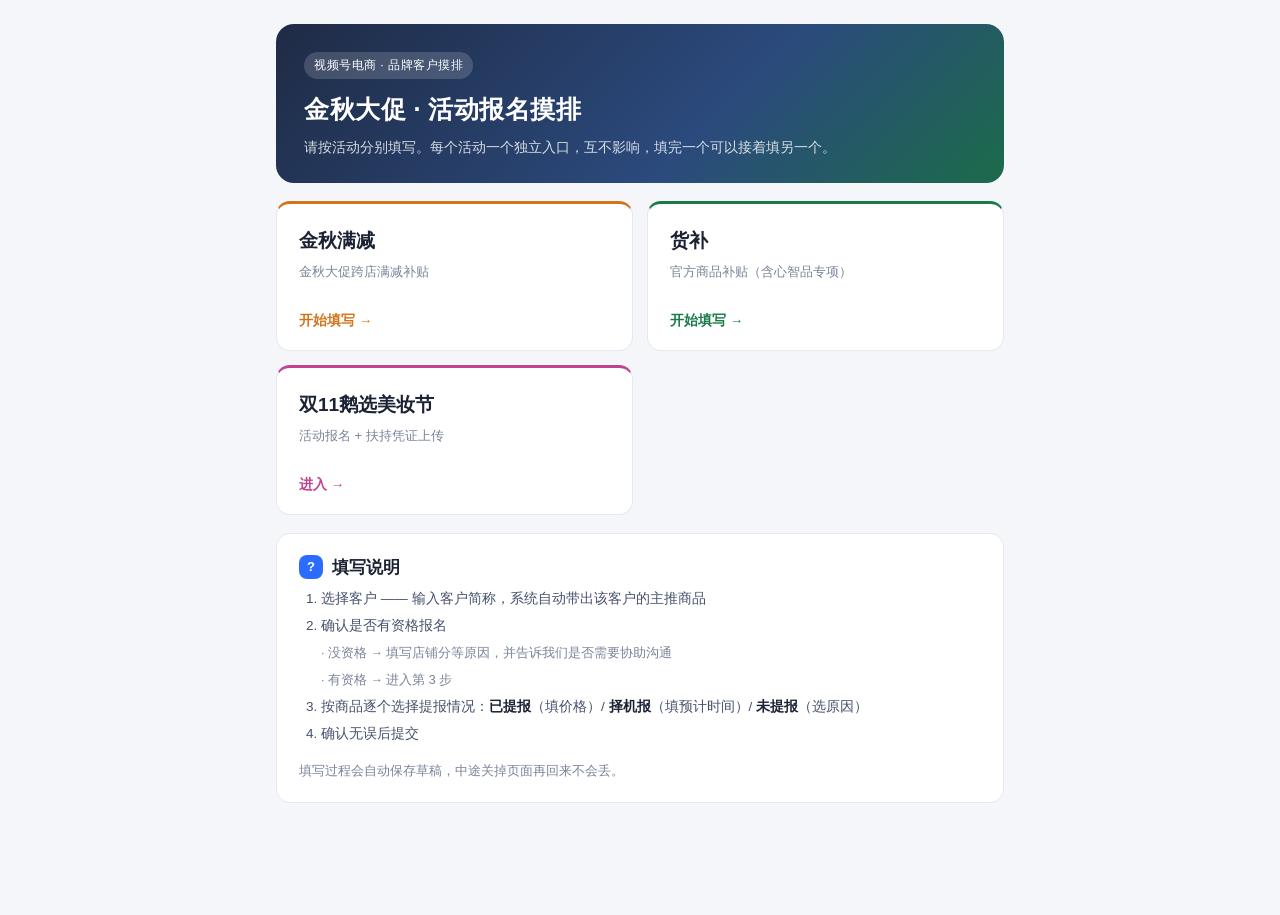
<file: docs/index.html>
<!DOCTYPE html>
<html lang="zh-CN">
<head>
<meta charset="UTF-8" />
<meta name="viewport" content="width=device-width, initial-scale=1" />
<title>金秋大促 · 活动报名摸排</title>
<link rel="stylesheet" href="style.css" />
</head>
<body>
<div class="page narrow">
  <header class="hero">
    <div class="hero-tag">视频号电商 · 品牌客户摸排</div>
    <h1>金秋大促 · 活动报名摸排</h1>
    <p class="hero-desc">请按活动分别填写。每个活动一个独立入口，互不影响，填完一个可以接着填另一个。</p>
  </header>

  <div class="entry-grid" id="entryGrid"></div>

  <section class="card" style="margin-top:18px">
    <h2><span class="idx">?</span>填写说明</h2>
    <ol class="guide">
      <li>选择客户 —— 输入客户简称，系统自动带出该客户的主推商品</li>
      <li>确认是否有资格报名<br/>
        <span class="guide-sub">· 没资格 → 填写店铺分等原因，并告诉我们是否需要协助沟通<br/>
        · 有资格 → 进入第 3 步</span></li>
      <li>按商品逐个选择提报情况：<b>已提报</b>（填价格）/ <b>择机报</b>（填预计时间）/ <b>未提报</b>（选原因）</li>
      <li>确认无误后提交</li>
    </ol>
    <p class="sub" style="margin:14px 0 0">填写过程会自动保存草稿，中途关掉页面再回来不会丢。</p>
  </section>
</div>

<script src="config.js"></script>
<script src="products-data.js"></script>
<script src="schema.js"></script>
<script>
(function () {
  var SCH = window.HBSchema;
  var esc = function (s) {
    return String(s == null ? '' : s).replace(/[&<>"]/g, function (c) {
      return ({ '&': '&amp;', '<': '&lt;', '>': '&gt;', '"': '&quot;' })[c];
    });
  };
  document.getElementById('entryGrid').innerHTML = SCH.ACTIVITY_DEFS.map(function (a) {
    return '<a class="entry-card" href="' + a.page + '" style="--act:' + a.color + '">'
      + '<div class="entry-name">' + esc(a.name) + '</div>'
      + '<div class="entry-desc">' + esc(a.desc) + '</div>'
      + '<div class="entry-go">开始填写 →</div></a>';
  }).join('')
  /* 双11鹅选美妆节：报名（限时）+ 凭证上传（随时） */
  + '<a class="entry-card" href="exuan.html" style="--act:#c0438c">'
  + '<div class="entry-name">双11鹅选美妆节</div>'
  + '<div class="entry-desc">活动报名 + 扶持凭证上传</div>'
  + '<div class="entry-go">进入 →</div></a>';
})();
</script>
</body>
</html>
</file>
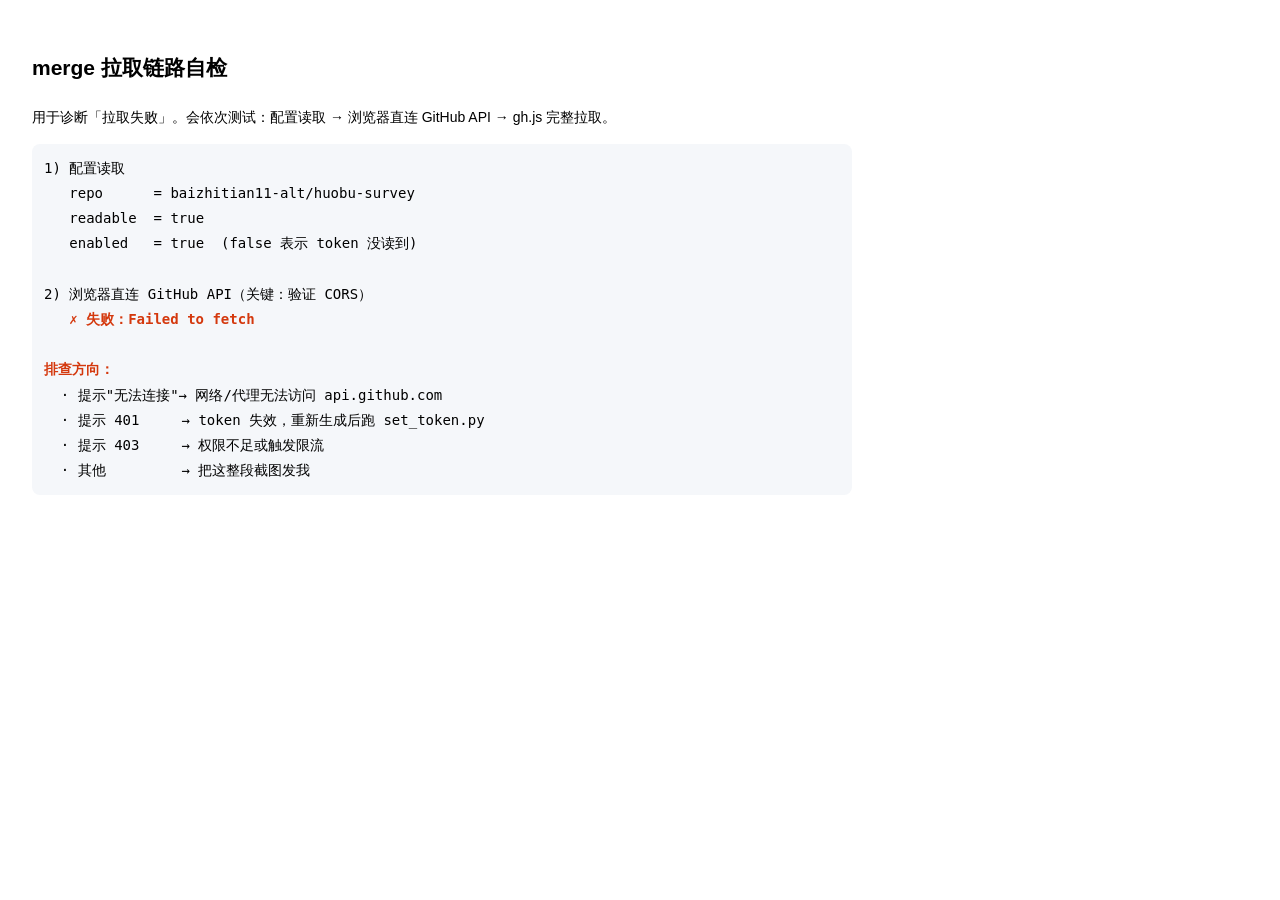
<file: docs/cors-test.html>
<!DOCTYPE html>
<html lang="zh-CN">
<head><meta charset="UTF-8" /><title>拉取自检</title>
<style>body{font:14px/1.8 -apple-system,"PingFang SC",sans-serif;padding:24px;max-width:820px}
pre{background:#f5f7fa;padding:12px;border-radius:8px;white-space:pre-wrap;word-break:break-all}
.ok{color:#06a552;font-weight:600}.bad{color:#d4380d;font-weight:600}</style>
</head>
<body>
<h2>merge 拉取链路自检</h2>
<p>用于诊断「拉取失败」。会依次测试：配置读取 → 浏览器直连 GitHub API → gh.js 完整拉取。</p>
<pre id="out">运行中…</pre>

<script src="config.js"></script>
<script src="schema.js"></script>
<script src="gh.js"></script>
<script>
var log = [];
function put(s, cls) {
  log.push(cls ? '<span class="' + cls + '">' + s + '</span>' : s);
  document.getElementById('out').innerHTML = log.join('\n');
}

(function run() {
  var CFG = window.HB_CONFIG || {};
  var GH = window.HBGitHub;

  put('1) 配置读取');
  put('   repo      = ' + (GH.repo() || '(空)'));
  put('   readable  = ' + GH.readable());
  put('   enabled   = ' + GH.enabled() + '  (false 表示 token 没读到)');
  put('');

  put('2) 浏览器直连 GitHub API（关键：验证 CORS）');
  var url = 'https://api.github.com/repos/' + GH.repo() + '/issues?state=open&per_page=1&_=' + Date.now();
  fetch(url, {
    headers: { 'Accept': 'application/vnd.github+json', 'X-GitHub-Api-Version': '2022-11-28' },
  }).then(function (r) {
    put('   HTTP ' + r.status + (r.ok ? '  ✓ CORS 通过' : '  ✗'), r.ok ? 'ok' : 'bad');
    return r.json();
  }).then(function (j) {
    put('   返回类型 = ' + (Array.isArray(j) ? 'Array(' + j.length + ')' : typeof j));
    if (!Array.isArray(j) && j && j.message) put('   message = ' + j.message, 'bad');
    put('');
    put('3) gh.js 完整拉取');
    return GH.list();
  }).then(function (l) {
    put('   ✓ 成功，读回 ' + l.length + ' 份问卷', 'ok');
    l.forEach(function (r) {
      put('     #' + r.__issue + '  ' + r.brand + '  商品' + (r.products || []).length + '个');
    });
    put('');
    put('结论：拉取链路正常，merge.html 可用。', 'ok');
  }).catch(function (e) {
    put('   ✗ 失败：' + e.message, 'bad');
    put('');
    put('排查方向：', 'bad');
    put('  · 提示"无法连接"→ 网络/代理无法访问 api.github.com');
    put('  · 提示 401     → token 失效，重新生成后跑 set_token.py');
    put('  · 提示 403     → 权限不足或触发限流');
    put('  · 其他         → 把这整段截图发我');
  });
})();
</script>
</body>
</html>
</file>
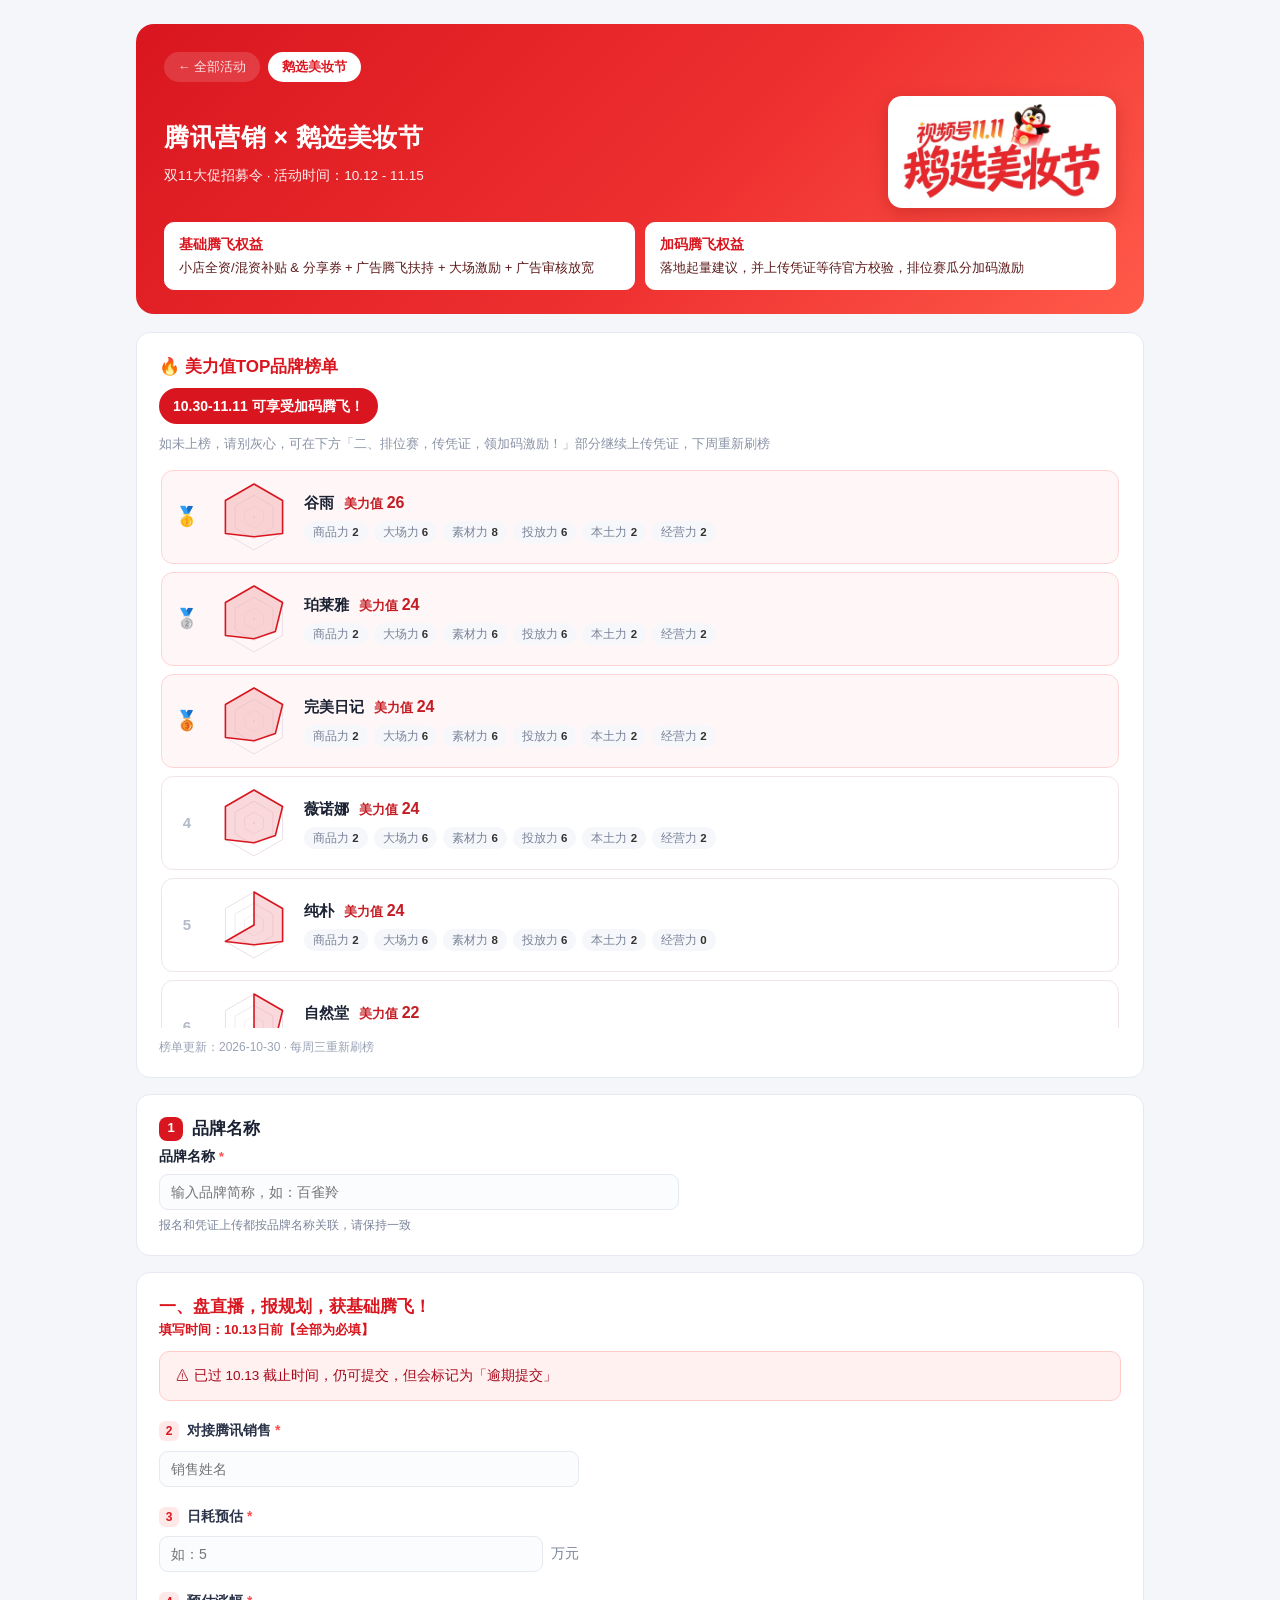
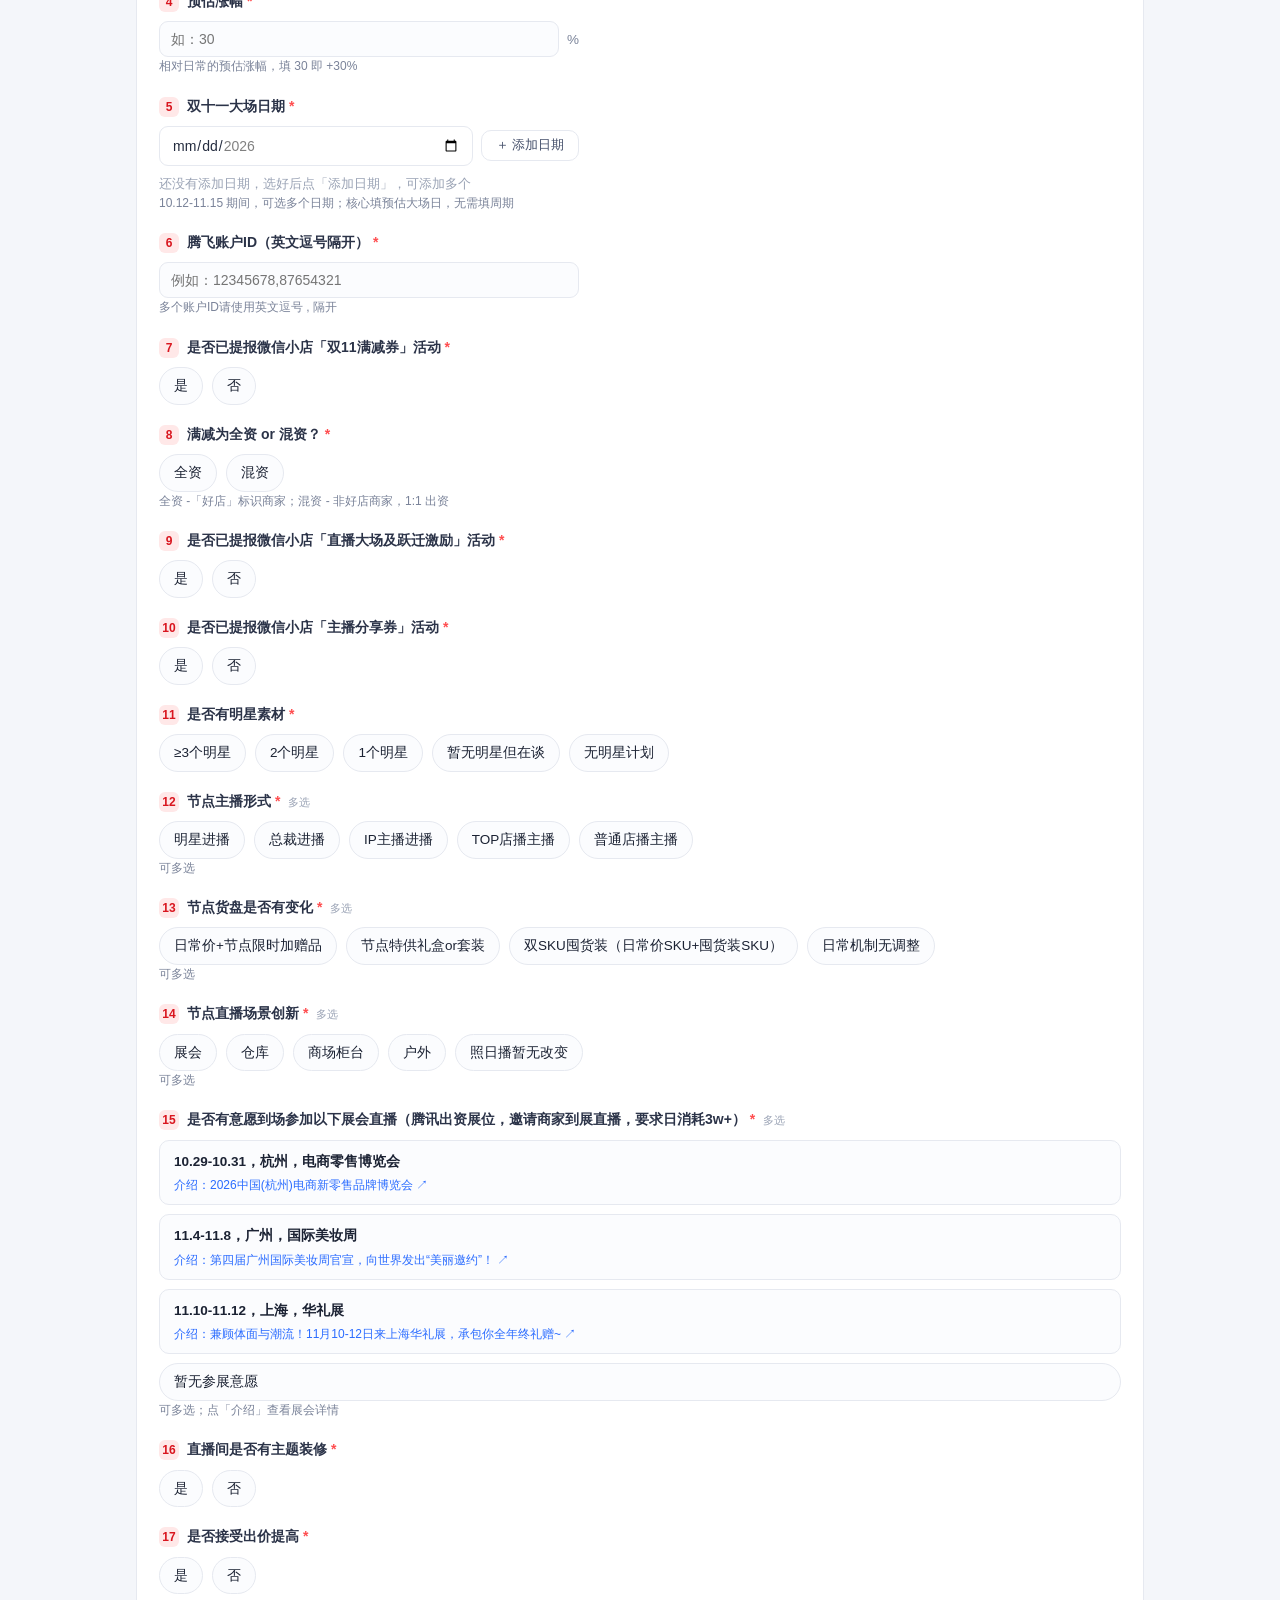
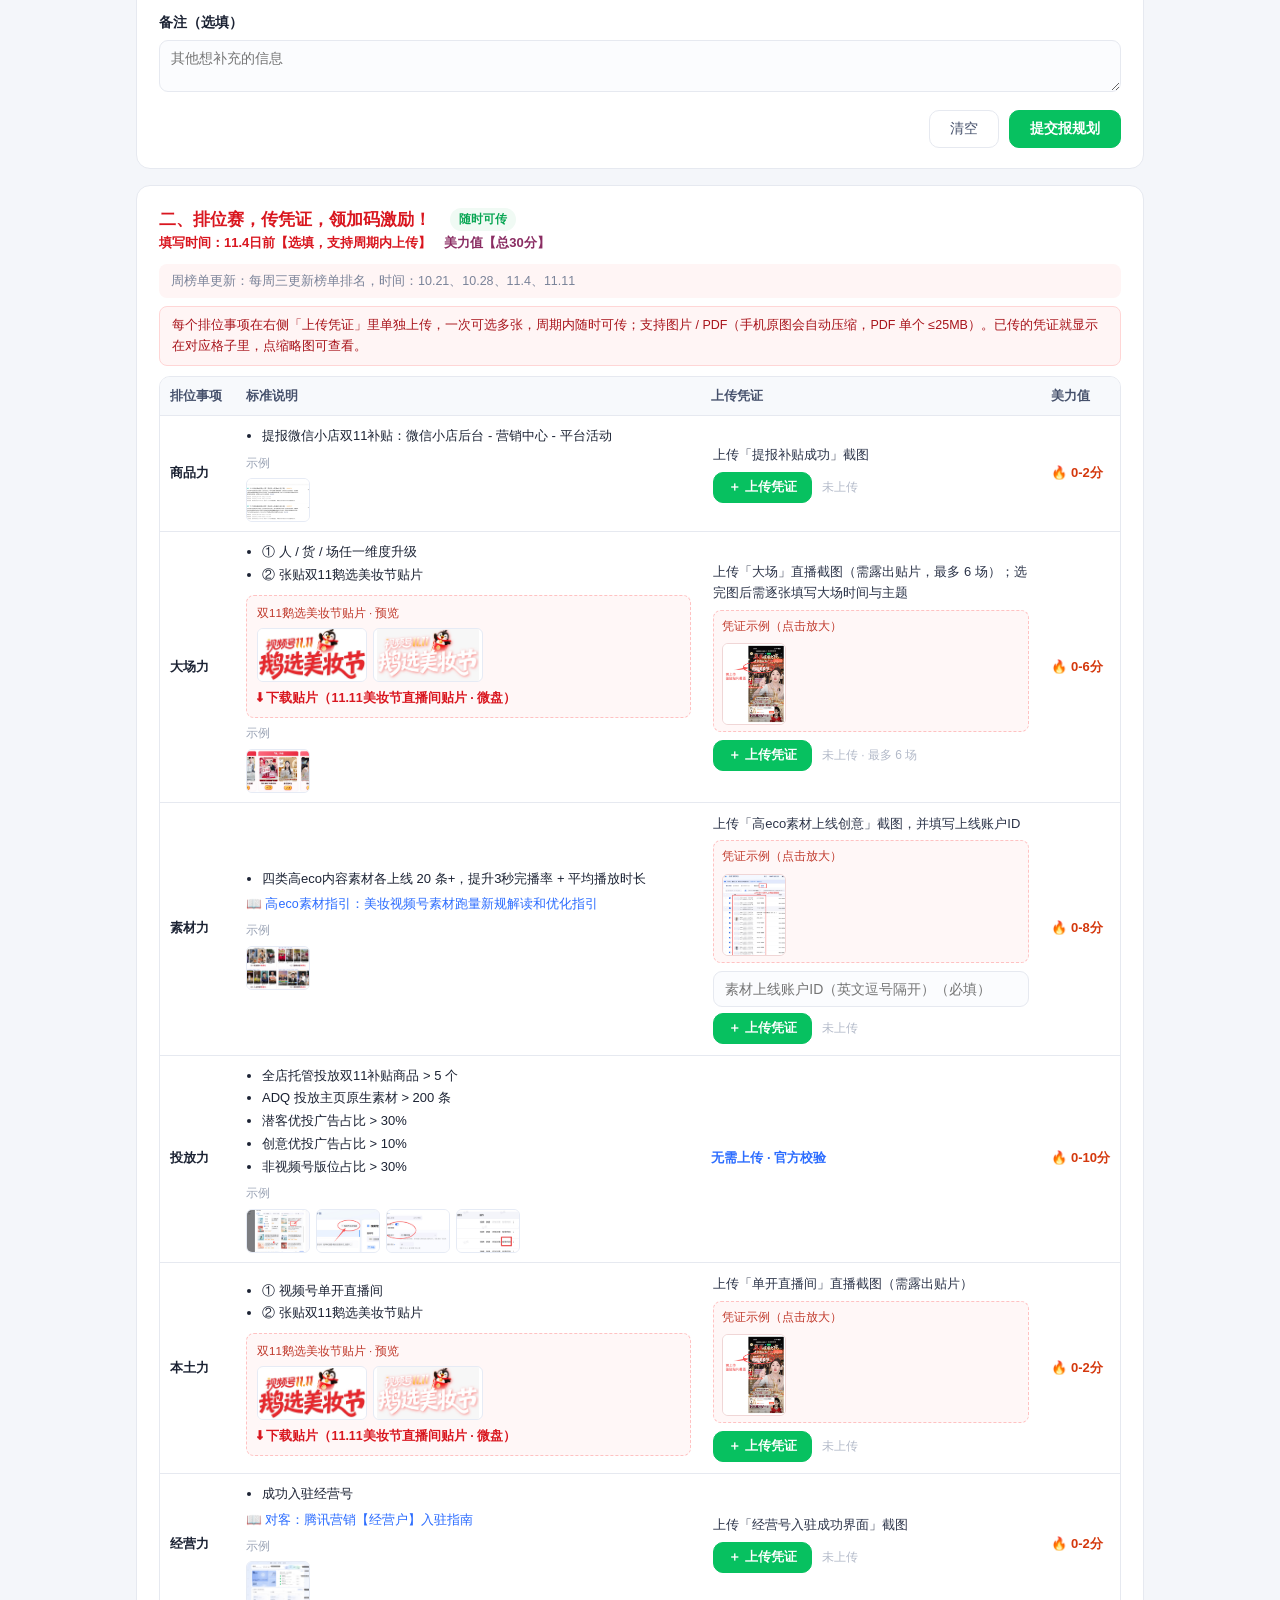
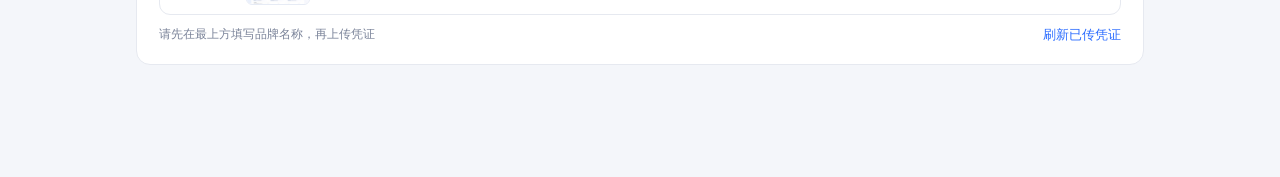
<file: docs/exuan.html>
<!DOCTYPE html>
<html lang="zh-CN">
<head>
<meta charset="UTF-8" />
<meta name="viewport" content="width=device-width, initial-scale=1, viewport-fit=cover" />
<title>腾讯营销 × 鹅选美妆节 · 双11大促招募令</title>
<link rel="stylesheet" href="style.css?v=20261030a" />
</head>
<body class="ex-page">
<div class="page">
  <header class="hero act-hero ex-hero">
    <div class="act-nav" id="actNav"></div>
    <div class="ex-head">
      <div class="ex-head-txt">
        <h1 id="exTitle">腾讯营销 × 鹅选美妆节</h1>
        <p class="hero-desc" id="exSub"></p>
      </div>
      <div class="ex-logo" id="exLogo" style="display:none"></div>
    </div>
    <div class="ex-rights" id="exRights"></div>
  </header>

  <main>
    <!-- ════════ 美力值TOP品牌榜单（数据由工作台「更新榜单」发布到仓库 data 分支） ════════ -->
    <section class="card lb-card" id="lbCard" style="display:none">
      <h2 class="ex-part"><span id="lbTitle"></span></h2>
      <div class="lb-reward" id="lbReward"></div>
      <div class="lb-note" id="lbNote"></div>
      <div class="lb-list" id="lbList"></div>
      <div class="lb-foot" id="lbFoot"></div>
    </section>

    <!-- 品牌名称：上下两部分共用 -->
    <section class="card">
      <h2><span class="idx">1</span>品牌名称</h2>
      <label class="field" style="max-width:520px">
        <span class="label">品牌名称 <span class="req">*</span></span>
        <input id="brand" list="brandList" placeholder="输入品牌简称，如：百雀羚" autocomplete="off" />
        <datalist id="brandList"></datalist>
        <span class="hint" id="brandHint">报名和凭证上传都按品牌名称关联，请保持一致</span>
      </label>
    </section>

    <!-- ════════ 上半部分：报规划（限时） ════════ -->
    <section class="card">
      <h2 class="ex-part"><span id="p1Title"></span></h2>
      <div class="ex-time" id="p1Time"></div>
      <div class="deadline-box light" id="deadlineBox" style="display:none"></div>
      <div id="questionBox"></div>
      <label class="field" style="margin-top:18px">
        <span class="label">备注（选填）</span>
        <textarea id="remark" rows="2" placeholder="其他想补充的信息"></textarea>
      </label>
      <div class="ex-submit-row">
        <span class="hint" id="p1State"></span>
        <div class="btns">
          <button class="btn ghost" id="btnClear">清空</button>
          <button class="btn primary" id="btnSubmit">提交报规划</button>
        </div>
      </div>
    </section>

    <!-- ════════ 下半部分：传凭证（随时） ════════ -->
    <section class="card" id="voucherCard">
      <h2 class="ex-part"><span id="p2Title"></span><span class="tag-anytime">随时可传</span></h2>
      <div class="ex-time" id="p2Time"></div>
      <div class="ex-rank" id="p2Rank"></div>

      <div class="ex-uphint">每个排位事项在右侧「上传凭证」里单独上传，一次可选多张，周期内随时可传；支持图片 / PDF（手机原图会自动压缩，PDF 单个 ≤25MB）。已传的凭证就显示在对应格子里，点缩略图可查看。</div>

      <!-- 排位事项表：每行自带上传入口 -->
      <div class="tbl-wrap" id="rkTable"></div>
      <input type="file" id="vFile" multiple style="display:none" />

      <div class="ex-submit-row" style="margin-top:10px">
        <span class="hint" id="vStatus"></span>
        <button class="link-btn" id="btnMine">刷新已传凭证</button>
      </div>
    </section>
  </main>
</div>

<div class="mask" id="doneMask">
  <div class="done">
    <div class="done-icon">✓</div>
    <h3 id="doneTitle">提交成功！</h3>
    <p id="doneId"></p>
    <div class="btns" id="doneBtns"></div>
  </div>
</div>

<div class="mask" id="imgMask">
  <img id="imgBig" alt="" />
</div>

<!-- 每张凭证的附加信息（如大场时间 / 大场主题）：选完文件后逐张填写 -->
<div class="mask" id="vMetaMask">
  <div class="vmm">
    <div class="vmm-hd"><b id="vmmTitle">填写凭证信息</b></div>
    <div class="vmm-tip" id="vmmTip"></div>
    <div class="vmm-list" id="vmmList"></div>
    <div class="vmm-ft">
      <button class="btn ghost sm" id="vmmCopy">首张信息应用到全部</button>
      <span class="vmm-sp"></span>
      <button class="btn ghost" id="vmmCancel">取消</button>
      <button class="btn primary" id="vmmOk">确认上传</button>
    </div>
  </div>
</div>

<script src="config.js?v=20261030a"></script>
<script src="exuan-config.js?v=20261030a"></script>
<script src="products-data.js?v=20261030a"></script>
<script src="schema.js?v=20261030a"></script>
<script src="gh.js?v=20261030a"></script>
<script src="exuan.js?v=20261030a"></script>
</body>
</html>
</file>
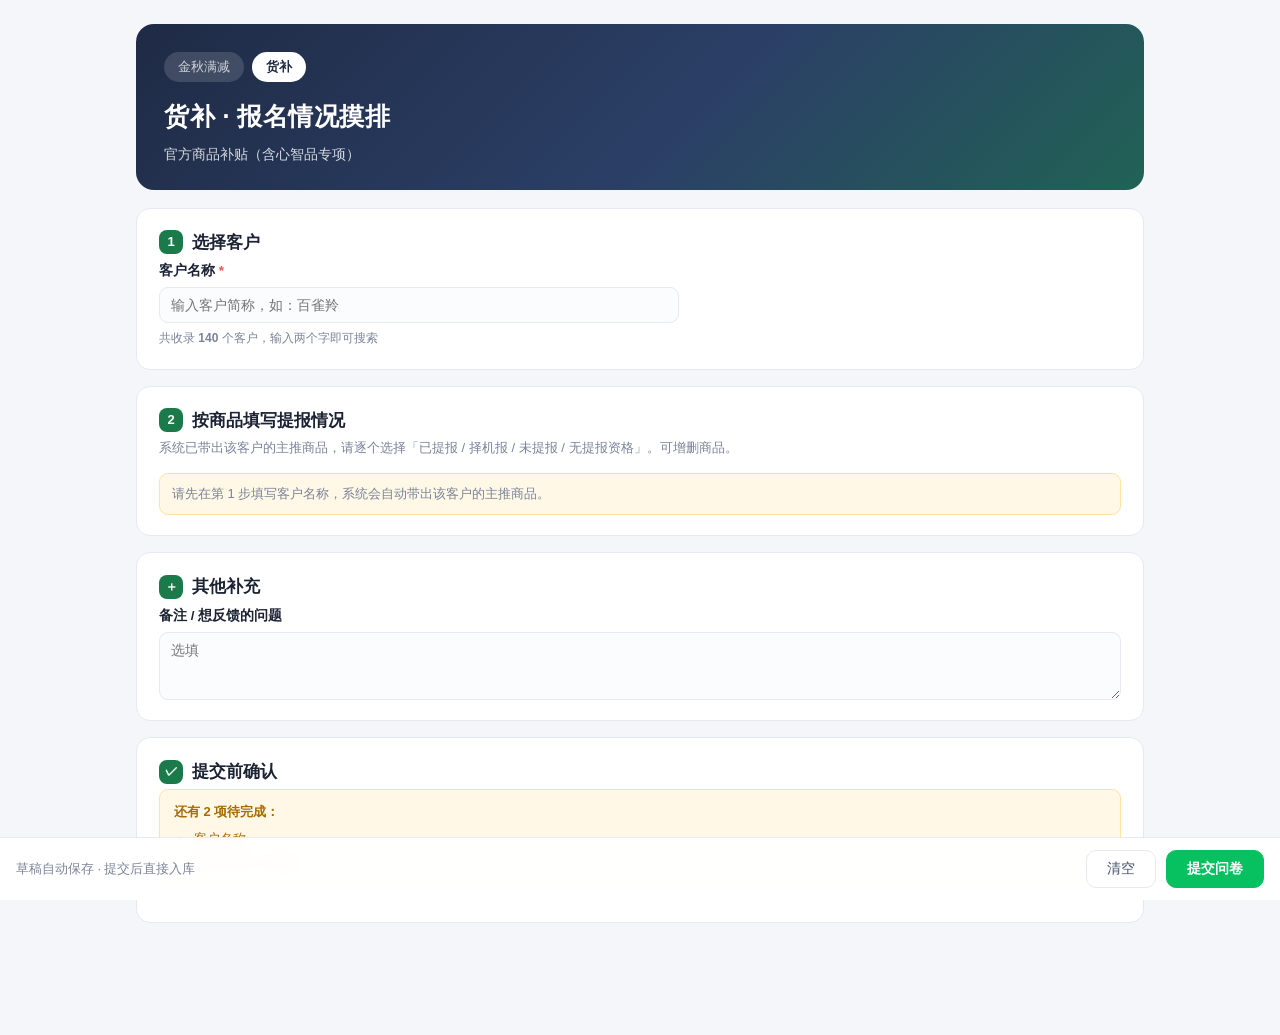
<file: docs/huobu.html>
<!DOCTYPE html>
<html lang="zh-CN">
<head>
<meta charset="UTF-8" />
<meta name="viewport" content="width=device-width, initial-scale=1, viewport-fit=cover" />
<title>货补 · 报名情况摸排</title>
<link rel="stylesheet" href="style.css" />
</head>
<body>
<div class="page">
  <header class="hero act-hero">
    <div class="act-nav" id="actNav"></div>
    <h1><span id="actName">货补</span> · 报名情况摸排</h1>
    <p class="hero-desc" id="actDesc"></p>
  </header>

  <main id="form">
    <!-- Step 1 客户 -->
    <section class="card">
      <h2><span class="idx">1</span>选择客户</h2>
      <label class="field" style="max-width:520px">
        <span class="label">客户名称 <span class="req">*</span></span>
        <input id="brand" list="brandList" placeholder="输入客户简称，如：百雀羚" autocomplete="off" />
        <datalist id="brandList"></datalist>
        <span class="hint" id="brandHint"></span>
      </label>
    </section>

    <!-- Step 2 商品 -->
    <section class="card" id="productCard">
      <h2><span class="idx">2</span>按商品填写提报情况</h2>
      <p class="sub">系统已带出该客户的主推商品，请逐个选择「已提报 / 择机报 / 未提报 / 无提报资格」。可增删商品。</p>
      <div id="productBox"></div>
    </section>

    <section class="card">
      <h2><span class="idx">＋</span>其他补充</h2>
      <label class="field">
        <span class="label">备注 / 想反馈的问题</span>
        <textarea id="remark" rows="3" placeholder="选填"></textarea>
      </label>
    </section>

    <section class="card">
      <h2><span class="idx">✓</span>提交前确认</h2>
      <div id="confirm"></div>
    </section>
  </main>

  <footer class="actions">
    <div class="save-tip">草稿自动保存 · <span id="modeTip"></span></div>
    <div class="btns">
      <button class="btn ghost" id="btnClear">清空</button>
      <button class="btn primary" id="btnSubmit">提交问卷</button>
    </div>
  </footer>
</div>

<div class="mask" id="doneMask">
  <div class="done">
    <div class="done-icon">✓</div>
    <h3>提交成功，感谢配合！</h3>
    <p id="doneId"></p>
    <div class="btns" id="doneBtns"></div>
  </div>
</div>

<script>window.HB_ACTIVITY = 'huobu';</script>
<script src="config.js"></script>
<script src="products-data.js"></script>
<script src="schema.js"></script>
<script src="gh.js"></script>
<script src="app.js"></script>
</body>
</html>
</file>
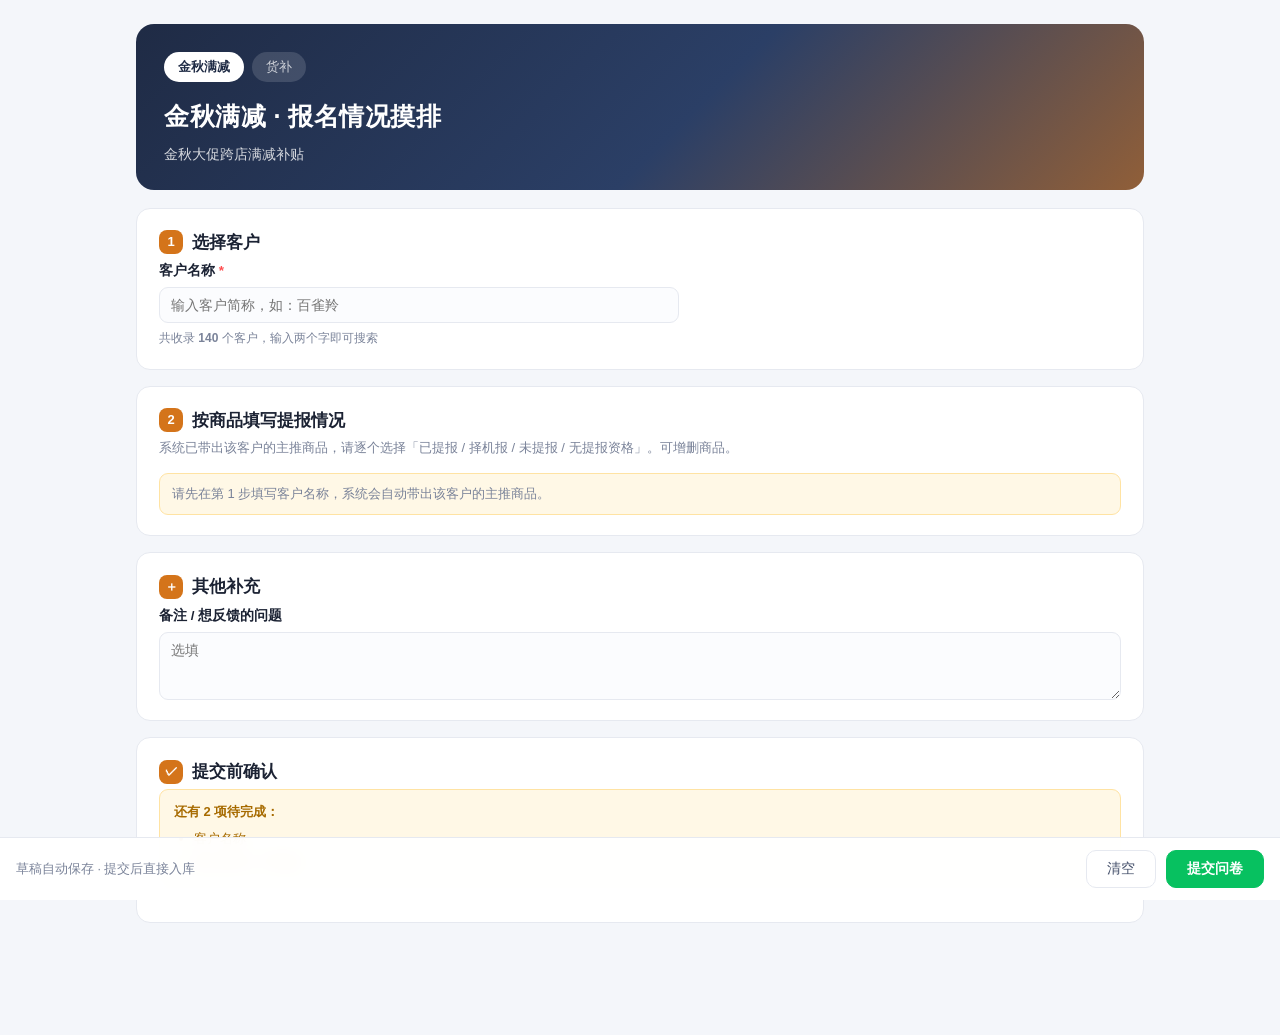
<file: docs/manjian.html>
<!DOCTYPE html>
<html lang="zh-CN">
<head>
<meta charset="UTF-8" />
<meta name="viewport" content="width=device-width, initial-scale=1, viewport-fit=cover" />
<title>金秋满减 · 报名情况摸排</title>
<link rel="stylesheet" href="style.css" />
</head>
<body>
<div class="page">
  <header class="hero act-hero">
    <div class="act-nav" id="actNav"></div>
    <h1><span id="actName">金秋满减</span> · 报名情况摸排</h1>
    <p class="hero-desc" id="actDesc"></p>
  </header>

  <main id="form">
    <!-- Step 1 客户 -->
    <section class="card">
      <h2><span class="idx">1</span>选择客户</h2>
      <label class="field" style="max-width:520px">
        <span class="label">客户名称 <span class="req">*</span></span>
        <input id="brand" list="brandList" placeholder="输入客户简称，如：百雀羚" autocomplete="off" />
        <datalist id="brandList"></datalist>
        <span class="hint" id="brandHint"></span>
      </label>
    </section>

    <!-- Step 2 商品 -->
    <section class="card" id="productCard">
      <h2><span class="idx">2</span>按商品填写提报情况</h2>
      <p class="sub">系统已带出该客户的主推商品，请逐个选择「已提报 / 择机报 / 未提报 / 无提报资格」。可增删商品。</p>
      <div id="productBox"></div>
    </section>

    <section class="card">
      <h2><span class="idx">＋</span>其他补充</h2>
      <label class="field">
        <span class="label">备注 / 想反馈的问题</span>
        <textarea id="remark" rows="3" placeholder="选填"></textarea>
      </label>
    </section>

    <section class="card">
      <h2><span class="idx">✓</span>提交前确认</h2>
      <div id="confirm"></div>
    </section>
  </main>

  <footer class="actions">
    <div class="save-tip">草稿自动保存 · <span id="modeTip"></span></div>
    <div class="btns">
      <button class="btn ghost" id="btnClear">清空</button>
      <button class="btn primary" id="btnSubmit">提交问卷</button>
    </div>
  </footer>
</div>

<div class="mask" id="doneMask">
  <div class="done">
    <div class="done-icon">✓</div>
    <h3>提交成功，感谢配合！</h3>
    <p id="doneId"></p>
    <div class="btns" id="doneBtns"></div>
  </div>
</div>

<script>window.HB_ACTIVITY = 'manjian';</script>
<script src="config.js"></script>
<script src="products-data.js"></script>
<script src="schema.js"></script>
<script src="gh.js"></script>
<script src="app.js"></script>
</body>
</html>
</file>
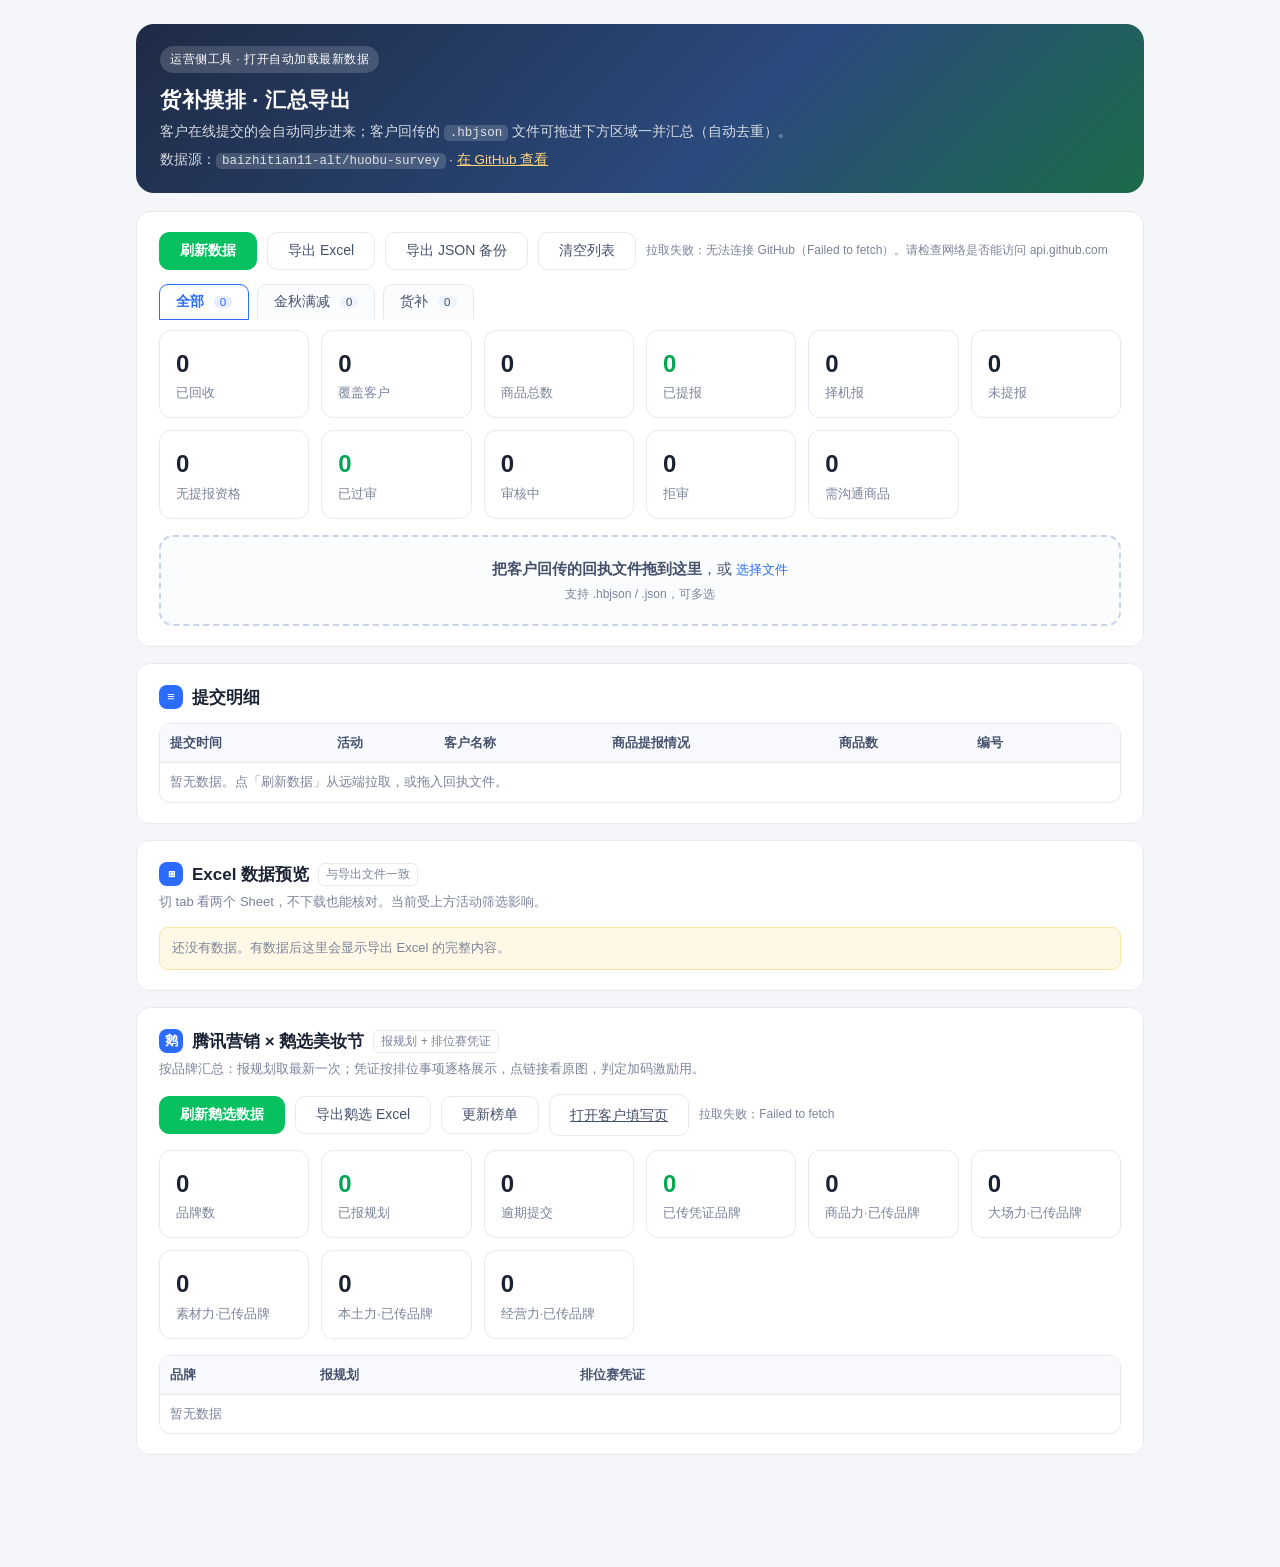
<file: docs/merge.html>
<!DOCTYPE html>
<html lang="zh-CN">
<head>
<meta charset="UTF-8" />
<meta name="viewport" content="width=device-width, initial-scale=1" />
<title>货补摸排 · 汇总导出（运营用）</title>
<link rel="stylesheet" href="style.css?v=20261030a" />
</head>
<body>
<div class="page">
  <header class="hero" style="padding:22px 24px">
    <div class="hero-tag">运营侧工具 · 打开自动加载最新数据</div>
    <h1 style="font-size:21px;margin-bottom:4px">货补摸排 · 汇总导出</h1>
    <p class="hero-desc">
      客户在线提交的会自动同步进来；客户回传的 <code>.hbjson</code> 文件可拖进下方区域一并汇总（自动去重）。
      <span id="repoTip" style="display:block;margin-top:6px"></span>
    </p>
  </header>

  <section class="card">
    <div class="admin-bar">
      <button class="btn primary" id="btnPull">刷新数据</button>
      <button class="btn ghost" id="btnExport">导出 Excel</button>
      <button class="btn ghost" id="btnExportJson">导出 JSON 备份</button>
      <button class="btn ghost" id="btnClear">清空列表</button>
      <span class="hint" id="status">加载中…</span>
    </div>

    <div class="xls-tabs" id="actFilter" style="margin-top:4px"></div>
    <div class="stat-grid" id="stats"></div>

    <div class="drop" id="drop" style="margin-top:14px;padding:20px">
      <div><b>把客户回传的回执文件拖到这里</b>，或 <button class="link-btn" id="btnPick">选择文件</button></div>
      <div class="hint" style="margin-top:4px">支持 .hbjson / .json，可多选</div>
      <input type="file" id="file" multiple accept=".hbjson,.json,application/json" style="display:none" />
    </div>
  </section>

  <section class="card">
    <h2><span class="idx">≡</span>提交明细</h2>
    <div class="tbl-wrap" style="margin-top:12px">
      <table class="tbl" id="list">
        <thead><tr>
          <th>提交时间</th><th>活动</th><th>客户名称</th>
          <th>商品提报情况</th><th>商品数</th><th>编号</th><th></th>
        </tr></thead>
        <tbody></tbody>
      </table>
    </div>
  </section>

  <section class="card">
    <h2><span class="idx">⊞</span>Excel 数据预览 <span class="tag">与导出文件一致</span></h2>
    <p class="sub">切 tab 看两个 Sheet，不下载也能核对。当前受上方活动筛选影响。</p>
    <div id="preview"></div>
  </section>

  <!-- ════════ 双11鹅选美妆节 ════════ -->
  <section class="card">
    <h2><span class="idx">鹅</span>腾讯营销 × 鹅选美妆节 <span class="tag">报规划 + 排位赛凭证</span></h2>
    <p class="sub">按品牌汇总：报规划取最新一次；凭证按排位事项逐格展示，点链接看原图，判定加码激励用。</p>
    <div class="admin-bar">
      <button class="btn primary" id="exBtnPull">刷新鹅选数据</button>
      <button class="btn ghost" id="exBtnExport">导出鹅选 Excel</button>
      <button class="btn ghost" id="exBtnBoard">更新榜单</button>
      <a class="btn ghost" href="exuan.html" target="_blank">打开客户填写页</a>
      <span class="hint" id="exStatus"></span>
    </div>
    <div class="stat-grid" id="exStats"></div>
    <div class="tbl-wrap" style="margin-top:12px">
      <table class="tbl" id="exList">
        <thead><tr>
          <th style="width:150px">品牌</th><th style="width:260px">报规划</th><th>排位赛凭证</th>
        </tr></thead>
        <tbody></tbody>
      </table>
    </div>
  </section>
</div>

<!-- 更新美力值榜单：粘贴 Excel 排行榜数据 → 发布到仓库 data 分支，客户页即时展示 -->
<div class="mask" id="boardMask">
  <div class="vmm">
    <div class="vmm-hd"><b>更新美力值榜单</b></div>
    <div class="vmm-tip">打开 Excel「双11加码腾飞排行榜」，选中数据区（含表头）复制，直接粘贴到下面 → 点「发布榜单」。<br/>
      列顺序：品牌 总美力值 商品力 大场力 素材力 全店托管 主页视频助推 潜客优投 创意优投 非视频号流量 本土力 经营力</div>
    <div style="padding:0 18px">
      <textarea class="board-text" id="boardText" rows="12" placeholder="品牌	总美力值	商品力	大场力	素材力	全店托管	主页视频助推	潜客优投	创意优投	非视频号流量	本土力	经营力
珀莱雅	24	2	6	6	2	0	2	0	2	2	2"></textarea>
    </div>
    <div class="board-preview" id="boardPreview"></div>
    <div class="vmm-ft">
      <button class="btn ghost sm" id="boardLoad">读取当前榜单</button>
      <span class="vmm-sp"></span>
      <button class="btn ghost" id="boardCancel">取消</button>
      <button class="btn primary" id="boardPublish">发布榜单</button>
    </div>
  </div>
</div>

<script src="config.js?v=20261030a"></script>
<script src="exuan-config.js?v=20261030a"></script>
<script src="schema.js?v=20261030a"></script>
<script src="xlsx.js?v=20261030a"></script>
<script src="preview.js?v=20261030a"></script>
<script src="gh.js?v=20261030a"></script>
<script src="merge.js?v=20261030a"></script>
<script src="exuan-admin.js?v=20261030a"></script>

</body>
</html>
</file>
<file: docs/style.css>
:root {
  --brand: #07c160;
  --brand-dark: #06a552;
  --blue: #2b6cff;
  --bg: #f4f6fa;
  --card: #fff;
  --line: #e6e9f0;
  --text: #1b2233;
  --muted: #7a8399;
  --radius: 14px;
}
* { box-sizing: border-box; }
html, body { margin: 0; padding: 0; }
body {
  background: var(--bg);
  color: var(--text);
  font: 15px/1.6 -apple-system, BlinkMacSystemFont, "PingFang SC", "Microsoft YaHei", "Helvetica Neue", Arial, sans-serif;
  padding-bottom: 96px;
}
.page { max-width: 1040px; margin: 0 auto; padding: 24px 16px 0; }

/* hero */
.hero {
  background: linear-gradient(135deg, #1f2b45 0%, #2b4a7d 60%, #1c6b4a 100%);
  color: #fff; border-radius: 18px; padding: 28px 28px 24px; margin-bottom: 18px;
}
.hero-tag {
  display: inline-block; font-size: 12px; letter-spacing: .5px;
  background: rgba(255,255,255,.16); padding: 4px 10px; border-radius: 999px; margin-bottom: 10px;
}
.hero h1 { margin: 0 0 8px; font-size: 25px; letter-spacing: .5px; }
.hero-desc { margin: 0; font-size: 13.5px; color: rgba(255,255,255,.82); max-width: 760px; }
.hero-desc strong { color: #ffd479; }

/* card */
.card {
  background: var(--card); border: 1px solid var(--line); border-radius: var(--radius);
  padding: 20px 22px; margin-bottom: 16px;
}
.card h2 { margin: 0 0 4px; font-size: 17px; display: flex; align-items: center; gap: 9px; }
.card h2 .idx {
  width: 24px; height: 24px; border-radius: 8px; background: var(--blue); color: #fff;
  font-size: 13px; display: inline-flex; align-items: center; justify-content: center; flex: none;
}
.card h2 .tag {
  font-size: 12px; font-weight: 400; color: var(--muted);
  border: 1px solid var(--line); border-radius: 6px; padding: 1px 7px;
}
.sub { margin: 4px 0 14px; font-size: 13px; color: var(--muted); }
.req { color: #ff4d4f; }

/* fields */
.grid2 { display: grid; grid-template-columns: repeat(auto-fit, minmax(280px, 1fr)); gap: 14px; }
.field { display: flex; flex-direction: column; gap: 6px; }
.label { font-size: 13.5px; font-weight: 600; }
.hint { font-size: 12px; color: var(--muted); }
input[type="text"], input:not([type]), input[type="number"], textarea, select {
  width: 100%; padding: 9px 11px; border: 1px solid var(--line); border-radius: 9px;
  font-size: 14px; font-family: inherit; background: #fbfcfe; color: var(--text); outline: none;
}
input:focus, textarea:focus, select:focus { border-color: var(--blue); background: #fff; box-shadow: 0 0 0 3px rgba(43,108,255,.1); }
textarea { resize: vertical; }

/* question */
.q { padding: 16px 0; border-top: 1px dashed var(--line); }
.q:first-of-type { border-top: none; }
.q-title { font-size: 14.5px; font-weight: 650; margin-bottom: 10px; }
.q-title .n { color: var(--blue); margin-right: 6px; }
.q-desc { font-size: 12.5px; color: var(--muted); margin: -6px 0 10px; }
.nest { margin: 10px 0 0 14px; padding: 12px 14px; border-left: 3px solid #dbe4ff; background: #f7f9ff; border-radius: 0 10px 10px 0; }
.nest .q-title { font-size: 13.5px; }

/* chips / options */
.chips { display: flex; flex-wrap: wrap; gap: 9px; }
.chip {
  display: inline-flex; align-items: center; gap: 7px; cursor: pointer; user-select: none;
  padding: 7px 14px; border: 1px solid var(--line); border-radius: 999px; background: #fbfcfe;
  font-size: 13.5px; transition: .15s;
}
.chip:hover { border-color: #b9c6e8; }
.chip input { display: none; }
.chip.on { background: rgba(43,108,255,.08); border-color: var(--blue); color: var(--blue); font-weight: 600; }
.chip.on.green { background: rgba(7,193,96,.1); border-color: var(--brand); color: var(--brand-dark); }

/* product table */
.tbl-wrap { overflow-x: auto; margin-top: 6px; border: 1px solid var(--line); border-radius: 11px; }
table.tbl { width: 100%; border-collapse: collapse; font-size: 13px; min-width: 880px; }
table.tbl th, table.tbl td { padding: 9px 10px; border-bottom: 1px solid var(--line); text-align: left; vertical-align: middle; }
table.tbl th { background: #f7f9fc; font-weight: 650; color: #45506b; white-space: nowrap; font-size: 12.5px; }
table.tbl tr:last-child td { border-bottom: none; }
table.tbl td.name { min-width: 300px; }
table.tbl td.name input { font-size: 12.5px; }
table.tbl .num { width: 118px; }
table.tbl .metric { color: var(--muted); white-space: nowrap; font-variant-numeric: tabular-nums; }
.rank { display: inline-block; width: 20px; height: 20px; line-height: 20px; text-align: center; border-radius: 6px; background: #eef2fb; color: #45506b; font-size: 12px; }
.rank.top { background: #fff2d8; color: #a76b00; }
.row-del { border: none; background: none; color: #c0c6d4; cursor: pointer; font-size: 16px; padding: 0 4px; }
.row-del:hover { color: #ff4d4f; }
.tbl-actions { display: flex; gap: 10px; margin-top: 10px; flex-wrap: wrap; align-items: center; }
.link-btn { background: none; border: none; color: var(--blue); cursor: pointer; font-size: 13px; padding: 0; }
.link-btn:hover { text-decoration: underline; }
.empty-tip { font-size: 13px; color: var(--muted); background: #fff8e6; border: 1px solid #ffe3a3; padding: 10px 12px; border-radius: 9px; }

/* activity card head */
.act-card { border-top: 3px solid var(--blue); }
.act-head { display: flex; justify-content: space-between; align-items: center; gap: 12px; flex-wrap: wrap; }
.copy-sel { font-size: 12.5px; color: var(--muted); display: flex; align-items: center; gap: 6px; }
.copy-sel select { width: auto; padding: 5px 8px; font-size: 12.5px; }

/* footer */
.actions {
  position: fixed; left: 0; right: 0; bottom: 0; background: rgba(255,255,255,.94);
  backdrop-filter: blur(8px); border-top: 1px solid var(--line); padding: 12px 16px;
  display: flex; justify-content: space-between; align-items: center; gap: 12px; z-index: 20;
}
.actions .save-tip { font-size: 12.5px; color: var(--muted); }
.btns { display: flex; gap: 10px; }
.btn { padding: 9px 20px; border-radius: 10px; font-size: 14px; cursor: pointer; border: 1px solid var(--line); background: #fff; transition: .15s; }
.btn:hover { transform: translateY(-1px); }
.btn.primary { background: var(--brand); border-color: var(--brand); color: #fff; font-weight: 600; }
.btn.primary:hover { background: var(--brand-dark); }
.btn.ghost { color: #45506b; }

/* mask */
.mask { position: fixed; inset: 0; background: rgba(16,22,38,.5); display: none; align-items: center; justify-content: center; z-index: 50; padding: 20px; }
.mask.show { display: flex; }
.done { background: #fff; border-radius: 16px; padding: 32px 34px; text-align: center; max-width: 420px; }
.done-icon { width: 54px; height: 54px; margin: 0 auto 14px; border-radius: 50%; background: var(--brand); color: #fff; font-size: 28px; line-height: 54px; }
.done h3 { margin: 0 0 6px; }
.done p { color: var(--muted); font-size: 13px; margin: 0 0 18px; }
.done .btns { justify-content: center; }

/* admin */
.admin-bar { display: flex; gap: 10px; align-items: center; flex-wrap: wrap; margin-bottom: 14px; }
.stat-grid { display: grid; grid-template-columns: repeat(auto-fit, minmax(150px, 1fr)); gap: 12px; margin-bottom: 16px; }
.stat { background: #fff; border: 1px solid var(--line); border-radius: 12px; padding: 14px 16px; }
.stat .v { font-size: 24px; font-weight: 700; }
.stat .k { font-size: 12.5px; color: var(--muted); }
.badge { display: inline-block; padding: 1px 8px; border-radius: 999px; font-size: 12px; background: #eef2fb; color: #45506b; }

@media (max-width: 640px) {
  .hero { padding: 22px 18px; }
  .hero h1 { font-size: 20px; }
  .card { padding: 16px 14px; }
  .actions { flex-direction: column; align-items: stretch; }
  .actions .btns { justify-content: space-between; }
  .btn { flex: 1; padding: 10px 8px; }
}

/* ---- 追加：提示状态 & 汇总页拖拽区 ---- */
.hint.ok { color: #06a552; }
.hint.warn { color: #c47f00; }
.hint b { color: inherit; }

.drop {
  border: 2px dashed #c8d3ea; border-radius: 14px; background: #fbfcfe;
  padding: 34px 20px; text-align: center; transition: .15s; color: #45506b;
}
.drop.over { border-color: var(--blue); background: rgba(43,108,255,.06); }
.drop-icon {
  width: 44px; height: 44px; line-height: 44px; border-radius: 50%;
  background: #eef2fb; color: var(--blue); font-size: 20px; margin: 0 auto 10px;
}
code {
  background: rgba(255,255,255,.16); padding: 1px 6px; border-radius: 5px;
  font-size: 12.5px; font-family: ui-monospace, Menlo, Consolas, monospace;
}
.card code { background: #eef2fb; color: #45506b; }

/* ---- 追加 v3：活动大卡片选择 / 入口图 / 分节标题 ---- */
.chips.big { gap: 12px; }
.chip.act {
  align-items: flex-start; padding: 13px 18px; border-radius: 12px; min-width: 216px;
}
.chip.act span { display: flex; flex-direction: column; gap: 3px; line-height: 1.35; }
.chip.act b { font-size: 14.5px; font-weight: 650; }
.chip.act em {
  font-style: normal; font-size: 12px; color: var(--muted); font-weight: 400;
}
.chip.act.on em { color: #4a72c8; }
.chip.none { border-style: dashed; color: var(--muted); }
.chip.none.on {
  background: rgba(255,77,79,.07); border-color: #ffa39e; color: #c4302b;
  font-weight: 600; border-style: solid;
}

.section-title {
  font-size: 13px; font-weight: 650; color: var(--muted); letter-spacing: .5px;
  margin: 22px 2px 10px; display: flex; align-items: center; gap: 10px;
}
.section-title::after {
  content: ''; flex: 1; height: 1px; background: var(--line);
}

.entry-box {
  margin: 4px 0 6px; padding: 12px 14px; background: #f7f9ff;
  border: 1px solid #dbe4ff; border-radius: 10px;
}
.entry-head { font-size: 12.5px; color: #45506b; font-weight: 600; margin-bottom: 8px; }
.entry-img {
  max-width: 100%; max-height: 260px; border-radius: 8px; cursor: zoom-in;
  border: 1px solid var(--line); background: #fff; display: block;
}

/* ---- Excel 数据预览 ---- */
.xls-tabs { display: flex; gap: 8px; margin-bottom: 10px; flex-wrap: wrap; }
.xls-tab {
  border: 1px solid var(--line); background: #fbfcfe; border-radius: 9px 9px 0 0;
  padding: 8px 16px; font-size: 13.5px; cursor: pointer; color: #45506b;
  border-bottom-color: transparent; font-family: inherit;
}
.xls-tab:hover { background: #f2f5fb; }
.xls-tab.on { background: #fff; border-color: var(--blue); color: var(--blue); font-weight: 650; }
.xls-tab span {
  display: inline-block; margin-left: 6px; padding: 0 6px; border-radius: 999px;
  background: #eef2fb; font-size: 11.5px; color: #45506b; font-weight: 400;
}
.xls-tab.on span { background: rgba(43,108,255,.12); color: var(--blue); }

.xls-meta { font-size: 12.5px; color: var(--muted); margin-bottom: 8px; }
.xls-wrap {
  overflow: auto; max-height: 560px; border: 1px solid var(--line);
  border-radius: 10px; background: #fff;
}
table.xls { border-collapse: separate; border-spacing: 0; font-size: 12.5px; white-space: nowrap; }
table.xls th, table.xls td {
  border-right: 1px solid #edf0f6; border-bottom: 1px solid #edf0f6;
  padding: 6px 10px; text-align: left; max-width: 340px;
  overflow: hidden; text-overflow: ellipsis;
}
table.xls thead th { position: sticky; z-index: 3; background: #f7f9fc; }
table.xls thead tr.xls-collabel th {
  top: 0; height: 22px; font-size: 11px; color: #9aa3b5; font-weight: 400;
  text-align: center; background: #eef1f7;
}
table.xls thead tr.xls-head th {
  top: 22px; font-weight: 650; color: #2b3a5c; background: #f7f9fc;
  border-bottom: 2px solid #d8e0ef;
}
table.xls td.xls-rownum, table.xls th.xls-rownum {
  position: sticky; left: 0; z-index: 2; background: #f7f9fc; color: #9aa3b5;
  text-align: center; font-size: 11px; min-width: 40px; font-weight: 400;
}
table.xls thead th.xls-rownum { z-index: 4; }
table.xls tbody tr:hover td { background: #f6f9ff; }
table.xls tbody tr:hover td.xls-rownum { background: #eaf0fb; }
table.xls td.num { text-align: right; font-variant-numeric: tabular-nums; color: #1a4d8f; }
table.xls td.empty { background: #fcfcfd; }

/* ---- 提交前确认（品牌方视角摘要） ---- */
.sm-ok {
  background: rgba(7,193,96,.08); border: 1px solid #a8e6c4; color: #06a552;
  padding: 10px 14px; border-radius: 9px; font-size: 13.5px; font-weight: 600; margin-bottom: 14px;
}
.sm-miss {
  background: #fff8e6; border: 1px solid #ffe3a3; color: #a76b00;
  padding: 12px 14px; border-radius: 9px; font-size: 13px; margin-bottom: 14px;
}
.sm-miss ul { margin: 6px 0 0; padding-left: 20px; }
.sm-miss li { margin: 2px 0; }

.sm-block {
  border: 1px solid var(--line); border-radius: 10px; padding: 12px 14px;
  margin-bottom: 10px; background: #fbfcfe;
}
.sm-title {
  font-size: 13.5px; font-weight: 650; color: var(--blue);
  padding-bottom: 8px; margin-bottom: 6px; border-bottom: 1px dashed var(--line);
}
.sm-row {
  display: flex; gap: 12px; padding: 4px 0; font-size: 13.5px; align-items: baseline;
}
.sm-k { flex: none; width: 132px; color: var(--muted); font-size: 12.5px; }
.sm-v { flex: 1; word-break: break-word; }

.sm-prods { margin: 8px 0 2px; display: flex; flex-direction: column; gap: 6px; }
.sm-prod {
  background: #fff; border: 1px solid var(--line); border-radius: 8px;
  padding: 8px 11px; font-size: 12.5px; display: flex; flex-direction: column; gap: 3px;
}
.sm-prod b { font-weight: 600; line-height: 1.4; }
.sm-prod span { color: #1a4d8f; font-variant-numeric: tabular-nums; }
.sm-prod i { color: #c47f00; font-style: normal; }

@media (max-width: 640px) {
  .sm-row { flex-direction: column; gap: 2px; }
  .sm-k { width: auto; }
}

/* ================= v4：单活动页 ================= */
:root { --act: #2b6cff; }
.page.narrow { max-width: 760px; }

/* 活动页头部 */
.hero.act-hero {
  background: linear-gradient(135deg, #1f2b45 0%, #2b3f66 55%, var(--act) 130%);
}
.act-nav { display: flex; gap: 8px; margin-bottom: 14px; flex-wrap: wrap; }
.act-tab {
  font-size: 12.5px; padding: 5px 14px; border-radius: 999px; text-decoration: none;
  background: rgba(255,255,255,.14); color: rgba(255,255,255,.75); transition: .15s;
}
.act-tab:hover { background: rgba(255,255,255,.24); color: #fff; }
.act-tab.on { background: #fff; color: #1f2b45; font-weight: 650; }

/* 入口首页 */
.entry-grid { display: grid; grid-template-columns: repeat(auto-fit, minmax(240px, 1fr)); gap: 14px; }
.entry-card {
  display: block; text-decoration: none; background: #fff; border: 1px solid var(--line);
  border-top: 3px solid var(--act); border-radius: 14px; padding: 22px 22px 18px;
  transition: .18s; color: var(--text);
}
.entry-card:hover { transform: translateY(-3px); box-shadow: 0 8px 24px rgba(31,43,69,.1); border-color: var(--act); }
.entry-name { font-size: 19px; font-weight: 700; margin-bottom: 6px; }
.entry-desc { font-size: 13px; color: var(--muted); min-height: 38px; }
.entry-go { margin-top: 10px; font-size: 13.5px; color: var(--act); font-weight: 600; }

.guide { margin: 0; padding-left: 22px; font-size: 13.5px; line-height: 2; color: #45506b; }
.guide b { color: var(--text); }
.guide-sub { font-size: 12.5px; color: var(--muted); line-height: 1.8; }

.card h2 .idx { background: var(--act); }
.chips.sm { gap: 7px; }
.chips.sm .chip { padding: 6px 13px; font-size: 13px; }
.chip.on { background: color-mix(in srgb, var(--act) 8%, white); border-color: var(--act); color: var(--act); }
.divider { height: 1px; background: var(--line); margin: 16px 0; }
.q-title.sm { font-size: 13px; margin-bottom: 8px; }

/* 商品卡片 */
.pbar { height: 5px; background: #eef1f7; border-radius: 999px; overflow: hidden; margin-bottom: 6px; }
.pbar-in { height: 100%; background: var(--act); border-radius: 999px; transition: width .3s; }
.pbar-tip { font-size: 12.5px; color: var(--muted); margin-bottom: 14px; }

.pcard {
  border: 1px solid var(--line); border-radius: 12px; margin-bottom: 12px;
  background: #fff; overflow: hidden; transition: .15s;
}
.pcard.filled { border-color: #c3d4f5; box-shadow: 0 1px 4px rgba(43,108,255,.06); }
.pcard-head {
  display: flex; align-items: center; gap: 10px; padding: 11px 13px;
  background: #f8fafd; border-bottom: 1px solid var(--line);
}
.pidx {
  flex: none; width: 22px; height: 22px; line-height: 22px; text-align: center;
  border-radius: 6px; background: #e6eaf3; color: #56637d; font-size: 12px; font-weight: 600;
}
.pidx.done { background: var(--act); color: #fff; }
.pname {
  flex: 1; border: none; background: transparent; font-size: 13.5px; font-weight: 600;
  padding: 4px 6px; border-radius: 6px; color: var(--text);
}
.pname:hover { background: #fff; }
.pname:focus { background: #fff; box-shadow: 0 0 0 2px rgba(43,108,255,.14); }
.pcard-body { padding: 13px; }
.pnest {
  margin-top: 12px; padding: 12px 13px; background: #f8fafd;
  border-radius: 9px; border: 1px solid #eaeff7;
}
.price-row {
  display: grid; grid-template-columns: repeat(auto-fit, minmax(150px, 1fr));
  gap: 10px; margin-top: 10px;
}
.price-row .label { font-size: 12.5px; }
.calc {
  margin-top: 10px; font-size: 12.5px; color: #06a552;
  background: rgba(7,193,96,.08); padding: 6px 11px; border-radius: 7px; display: inline-block;
}
.calc b { font-variant-numeric: tabular-nums; }
.stat .v.ok { color: #06a552; }
.stat .v.warn { color: #d4741a; }
.badge.ok { background: rgba(7,193,96,.12); color: #06a552; }
.badge.warn { background: rgba(212,116,26,.14); color: #b35f10; }

/* 按补贴类型区分的价格块 */
.pblock {
  margin-top: 12px; padding: 12px 13px 10px; background: #fff;
  border: 1px solid #e3e9f4; border-radius: 9px; position: relative;
}
.pblock + .pblock { margin-top: 10px; }
.pblock-tag {
  display: inline-block; font-size: 12px; font-weight: 650; color: var(--act);
  background: color-mix(in srgb, var(--act) 9%, white);
  border: 1px solid color-mix(in srgb, var(--act) 30%, white);
  padding: 2px 10px; border-radius: 999px; margin-bottom: 4px;
}
.tip-inline {
  margin-top: 12px; font-size: 12.5px; color: #a76b00;
  background: #fff8e6; border: 1px solid #ffe3a3; padding: 8px 12px; border-radius: 8px;
}
.sm-prod em {
  font-style: normal; font-size: 11.5px; color: var(--act); font-weight: 600;
  background: rgba(43,108,255,.08); padding: 1px 6px; border-radius: 4px; margin-right: 4px;
}
/* 让 chip 点击区域覆盖整块，避免误以为点不动 */
.chip { position: relative; -webkit-tap-highlight-color: transparent; }
.chip input {
  display: block; position: absolute; inset: 0; width: 100%; height: 100%;
  opacity: 0; cursor: pointer; margin: 0; appearance: none; -webkit-appearance: none;
}

/* 审核进度分区 */
.sub-sec {
  margin-top: 14px; padding-top: 13px; border-top: 1px dashed #d8e0ef;
}
.pnest2 {
  margin-top: 10px; padding: 11px 12px; background: #fff;
  border: 1px solid #e3e9f4; border-radius: 8px;
}
.sm-prod .au {
  color: #56637d; font-size: 11.5px; display: inline-block; margin-top: 2px;
}

/* 无需填价格的补贴类型（如大场/跃迁激励） */
.pblock.no-price { background: #fafbfd; border-style: dashed; }
.np-tip { font-size: 12.5px; color: var(--muted); margin-top: 4px; line-height: 1.6; }

/* 价格口径说明与校验提示 */
.price-note {
  margin-top: 9px; font-size: 12px; color: var(--muted); line-height: 1.7;
  background: #f7f9fc; border-left: 3px solid #d8e0ef; padding: 6px 10px; border-radius: 0 6px 6px 0;
}
.calc.bad {
  color: #d4380d; background: rgba(212,56,13,.07);
}
.price-extra { margin-top: 10px; padding-top: 10px; border-top: 1px dashed #e6ebf5; }
.price-extra .label i {
  font-style: normal; font-size: 11px; color: #9aa3b5; font-weight: 400;
}

/* ---- 鹅选美妆节：倒计时 / 题目 / 凭证上传 ---- */
.deadline-box {
  margin-top: 14px; padding: 12px 16px; border-radius: 10px;
  background: rgba(255,212,121,.14); border: 1px solid rgba(255,212,121,.45);
  font-size: 13.5px; color: #ffe9b8; line-height: 1.8;
}
.deadline-box b { color: #ffd479; }
.deadline-box.late {
  background: rgba(255,77,79,.14); border-color: rgba(255,130,120,.5); color: #ffc9c5;
}
.deadline-box.late b { color: #ffaaa5; }
.dl-sub { font-size: 12px; opacity: .75; }

.tag-time, .tag-anytime {
  display: inline-block; margin-left: 10px; padding: 2px 9px; border-radius: 999px;
  font-size: 11.5px; font-weight: 600; vertical-align: 3px;
}
.tag-time { background: #eef4ff; color: #2b6cff; }
.tag-time.late { background: #fff1f0; color: #d4380d; }
.tag-anytime { background: #f0faf4; color: #06a552; }

.q-item { margin-top: 18px; }
.q-title { font-size: 14px; font-weight: 600; color: #2b3348; margin-bottom: 9px; }
.q-input {
  width: 100%; box-sizing: border-box; padding: 10px 12px; border-radius: 9px;
  border: 1px solid var(--line, #dbe1ee); font-size: 14px; font-family: inherit;
  background: #fff; color: #232b3e;
}
.q-input:focus { outline: none; border-color: var(--blue, #2b6cff); box-shadow: 0 0 0 3px rgba(43,108,255,.12); }
.chip-other {
  margin-left: 6px; padding: 7px 10px; border-radius: 8px;
  border: 1px solid var(--line, #dbe1ee); font-size: 13px; min-width: 160px;
}

.cf-row {
  display: flex; gap: 14px; padding: 8px 2px; border-bottom: 1px dashed #edf0f7; font-size: 13.5px;
}
.cf-row:last-child { border-bottom: none; }
.cf-row span { flex: 0 0 190px; color: #7a8399; }
.cf-row b { flex: 1; font-weight: 500; color: #232b3e; word-break: break-all; white-space: pre-wrap; }
.cf-row i { color: #b3bac9; font-style: normal; }

.vdrop {
  margin-top: 12px; border: 2px dashed #c8d3ea; border-radius: 12px;
  padding: 26px 16px; text-align: center; cursor: pointer; transition: .15s;
  background: #fbfcfe;
}
.vdrop:hover, .vdrop.over { border-color: #2b6cff; background: rgba(43,108,255,.05); }
.vdrop-icon {
  width: 42px; height: 42px; line-height: 42px; margin: 0 auto 8px;
  border-radius: 50%; background: #eef2fb; color: #2b6cff; font-size: 19px;
}
.vdrop-text { font-size: 13.5px; color: #45506b; line-height: 1.8; }
.vdrop-sub { font-size: 12px; color: #9aa3b5; }

.vlist { margin-top: 12px; }
.vitem {
  display: flex; align-items: center; gap: 10px; padding: 9px 12px;
  border: 1px solid #edf0f7; border-radius: 9px; margin-bottom: 7px; font-size: 13px;
}
.vitem .vname { flex: 1; color: #2b3348; word-break: break-all; }
.vitem .vname i { color: #9aa3b5; font-style: normal; font-size: 12px; }
.vs { font-size: 12px; color: #7a8399; white-space: nowrap; }
.vs.doing { color: #2b6cff; }
.vs.ok { color: #06a552; }
.vs.bad { color: #d4380d; }
.vitem a { color: #2b6cff; text-decoration: none; white-space: nowrap; }
.vitem a:hover { text-decoration: underline; }

/* ---- 凭证模块卡：一个模块一张 ---- */
.vm-card {
  margin-top: 14px; border: 1px solid #e6ebf5; border-radius: 12px;
  padding: 14px 16px; background: #fff;
}
.vm-head { display: flex; align-items: center; gap: 10px; font-size: 14px; }
.vm-head b { flex: 0 1 auto; color: #2b3348; }
.vm-head .vs { margin-left: auto; }
.vm-req, .vm-opt {
  font-size: 11px; padding: 1px 7px; border-radius: 999px; font-weight: 600;
}
.vm-req { background: #fff1f0; color: #d4380d; }
.vm-opt { background: #f2f4f9; color: #7a8399; }
.vm-desc { font-size: 12.5px; color: #7a8399; margin-top: 6px; line-height: 1.7; }
.vm-slot {
  margin-top: 10px; border: 2px dashed #c8d3ea; border-radius: 10px;
  padding: 18px 12px; text-align: center; cursor: pointer;
  font-size: 13px; color: #45506b; line-height: 1.8; transition: .15s;
  background: #fbfcfe;
}
.vm-slot:hover { border-color: #2b6cff; background: rgba(43,108,255,.05); }
.vm-plus { color: #2b6cff; font-weight: 700; }
.vm-file {
  margin-top: 10px; padding: 9px 12px; background: #f7f9fc; border-radius: 8px;
  font-size: 13px; color: #2b3348; word-break: break-all;
}
.vm-file i { color: #9aa3b5; font-style: normal; font-size: 12px; margin-left: 6px; }
.vm-file a { color: #2b6cff; text-decoration: none; }
.vm-file a:hover { text-decoration: underline; }
.vm-btns { margin-top: 10px; display: flex; gap: 8px; }
.btn.sm { padding: 6px 14px; font-size: 12.5px; }

.vm-line { padding: 3px 0; font-size: 12.5px; }
.vm-line .ok { color: #06a552; font-weight: 700; }
.vm-line .miss { color: #c1c8d6; }
.vm-line i { color: #9aa3b5; font-style: normal; font-size: 11.5px; }

/* ==== 鹅选美妆节 v2 ==== */
.hero.act-hero.ex-hero { background: linear-gradient(135deg, #b8326f 0%, #e0538f 55%, #f08a5d 100%); }
.ex-rights { display: grid; grid-template-columns: repeat(auto-fit, minmax(260px, 1fr)); gap: 10px; margin-top: 14px; }
.ex-right {
  background: rgba(255,255,255,.14); border: 1px solid rgba(255,255,255,.28); border-radius: 10px;
  padding: 10px 14px; font-size: 13px; line-height: 1.7; color: rgba(255,255,255,.92);
}
.ex-right b { display: block; color: #fff3c4; font-size: 14px; }
.ex-part { font-size: 17px; }
.ex-time { font-size: 13px; color: #c0438c; font-weight: 600; margin: -4px 0 10px; }
.ex-time b { color: #8a2d63; }
.ex-rank { font-size: 12.5px; color: #7a8399; background: #fbf4f8; border-radius: 8px; padding: 7px 12px; margin-bottom: 4px; }
.deadline-box.light { background: #fff8e8; border-color: #ffe0a3; color: #8a5a00; margin: 0 0 6px; }
.deadline-box.light b { color: #c47f00; }
.deadline-box.light.late { background: #fff1f0; border-color: #ffccc7; color: #a8071a; }
.ex-submit-row { display: flex; align-items: center; justify-content: space-between; gap: 12px; margin-top: 18px; flex-wrap: wrap; }

.q-no {
  display: inline-block; min-width: 20px; height: 20px; line-height: 20px; text-align: center;
  border-radius: 6px; background: #fbe7f1; color: #c0438c; font-size: 12px; margin-right: 8px;
}
.q-multi { font-size: 11px; color: #9aa3b5; font-weight: 400; margin-left: 4px; }
.q-inline { display: flex; align-items: center; gap: 8px; max-width: 420px; }
.q-unit { color: #7a8399; font-size: 13.5px; white-space: nowrap; }

/* 排位事项卡 */
.rk-card { margin-top: 14px; border: 1px solid #ecdde6; border-radius: 12px; overflow: hidden; background: #fff; }
.rk-card.no-up { background: #fafbfd; }
.rk-head {
  display: flex; align-items: center; gap: 10px; padding: 11px 16px;
  background: #fdf3f8; border-bottom: 1px solid #f3e3ec; font-size: 15px;
}
.rk-score { font-size: 12.5px; color: #d4380d; font-weight: 600; }
.rk-count { margin-left: auto; font-size: 12px; color: #9aa3b5; background: #fff; border-radius: 999px; padding: 2px 10px; }
.rk-count.ok { color: #06a552; }
.rk-count.gov { color: #2b6cff; }
.rk-body { display: grid; grid-template-columns: 1fr 1.25fr; gap: 0; }
.rk-std, .rk-up { padding: 12px 16px; }
.rk-std { border-right: 1px dashed #efe3ea; }
.rk-lab { font-size: 12px; color: #9aa3b5; margin-bottom: 6px; }
.rk-std ul { margin: 0; padding-left: 18px; font-size: 13.5px; color: #2b3348; line-height: 1.8; }
.rk-guide { display: inline-block; margin-top: 8px; font-size: 12.5px; color: #2b6cff; text-decoration: none; }
.rk-ex { display: flex; gap: 6px; flex-wrap: wrap; }
.rk-ex img {
  width: 92px; height: 62px; object-fit: cover; border-radius: 6px; border: 1px solid #e6ebf5;
  cursor: zoom-in; background: #f4f6fa;
}
.rk-tip { font-size: 13px; color: #45506b; font-weight: 600; }
.rk-gov {
  margin-top: 4px; padding: 16px; text-align: center; border-radius: 10px;
  background: #eef4ff; color: #2b6cff; font-size: 13.5px; font-weight: 600;
}
.rk-slots { display: grid; grid-template-columns: repeat(auto-fill, minmax(118px, 1fr)); gap: 8px; margin-top: 8px; }
.slot {
  border: 2px dashed #d9cdd5; border-radius: 10px; padding: 8px 8px 10px; text-align: center;
  min-height: 86px; font-size: 12px; transition: .15s; background: #fffdfe; word-break: break-all;
}
.slot.empty { cursor: pointer; }
.slot.empty:hover { border-color: #c0438c; background: #fdf3f8; }
.slot.done { border-style: solid; border-color: #b7ebc6; background: #f3fbf6; }
.slot.fail { border-style: solid; border-color: #ffccc7; background: #fff7f6; }
.slot.uploading { border-color: #adc6ff; background: #f3f7ff; }
.sl-name { font-weight: 600; color: #45506b; margin-bottom: 4px; font-size: 12px; }
.sl-plus { font-size: 22px; color: #c0438c; line-height: 1.2; }
.sl-state { font-weight: 600; }
.sl-state.ok { color: #06a552; } .sl-state.bad { color: #d4380d; } .sl-state.doing { color: #2b6cff; }
.sl-file { display: block; color: #2b6cff; margin: 2px 0; font-size: 11.5px; max-height: 32px; overflow: hidden; }
.sl-time { color: #9aa3b5; font-size: 11px; }
.slot .link-btn { font-size: 11.5px; margin-top: 2px; }

#imgMask { cursor: zoom-out; }
#imgMask img { max-width: 94vw; max-height: 92vh; border-radius: 8px; box-shadow: 0 10px 40px rgba(0,0,0,.4); }
.mask.show { display: flex; align-items: center; justify-content: center; }

@media (max-width: 720px) {
  .rk-body { grid-template-columns: 1fr; }
  .rk-std { border-right: none; border-bottom: 1px dashed #efe3ea; }
}

/* ==== 鹅选 v3：规则表 + 单入口多张上传 + 我已上传 ==== */
.rk-tbl td { vertical-align: top; font-size: 13px; }
.rk-ul { margin: 0; padding-left: 16px; line-height: 1.75; }
.rk-sc { color: #d4380d; font-weight: 600; white-space: nowrap; }
.rk-gov-s { color: #2b6cff; font-weight: 600; }
.rk-tbl .rk-ex { margin-top: 6px; }
.rk-tbl .rk-ex img { width: 64px; height: 44px; }

.up-box, .mine-box { margin-top: 18px; border: 1px solid #ecdde6; border-radius: 12px; padding: 14px 16px; background: #fffdfe; }
.mine-box { background: #fafbfd; border-color: #e6ebf5; }
.up-title { display: flex; align-items: center; gap: 10px; font-size: 15px; font-weight: 650; color: #2b3348; margin-bottom: 10px; }
.up-title span { font-size: 12px; font-weight: 400; color: #9aa3b5; }
.up-box .vdrop:hover, .up-box .vdrop.over { border-color: #c0438c; background: #fdf3f8; }
.up-box .vdrop-icon { color: #c0438c; background: #fbe7f1; }

.q-bar { margin: 12px 0 6px; font-size: 13px; color: #45506b; }
.q-bar select, .q-mod {
  padding: 6px 8px; border-radius: 8px; border: 1px solid #dbe1ee; font-size: 13px; background: #fff; max-width: 100%;
}
.q-row {
  display: flex; align-items: center; gap: 10px; padding: 8px 10px; margin-top: 6px;
  border: 1px solid #edf0f7; border-radius: 10px; background: #fff;
}
.q-row.nomod .q-mod { border-color: #ffa39e; background: #fff7f6; }
.q-row.uploading { background: #f3f7ff; border-color: #adc6ff; }
.q-row.fail { background: #fff7f6; border-color: #ffccc7; }
.q-th { width: 48px; height: 48px; object-fit: cover; border-radius: 6px; flex: 0 0 48px; background: #f2f4f9; }
.q-th.pdf, .mine-pdf {
  display: flex; align-items: center; justify-content: center; font-size: 12px; font-weight: 700;
  color: #d4380d; background: #fff1f0;
}
.q-info { flex: 1; min-width: 0; }
.q-name { font-size: 13px; color: #2b3348; white-space: nowrap; overflow: hidden; text-overflow: ellipsis; }
.q-meta { font-size: 11.5px; color: #9aa3b5; margin-top: 2px; }
.q-meta .doing { color: #2b6cff; } .q-meta .bad { color: #d4380d; }
.q-mod { flex: 0 0 300px; }
.q-rm { border: none; background: none; font-size: 18px; color: #b3bac9; cursor: pointer; padding: 0 4px; }
.q-rm:hover { color: #d4380d; }
.q-extra { margin-top: 10px; max-width: 520px; }

.mine-mod { padding: 10px 0; border-bottom: 1px dashed #e6ebf5; }
.mine-mod:last-child { border-bottom: none; }
.mine-mod.empty .mine-head b { color: #9aa3b5; }
.mine-head { display: flex; align-items: center; gap: 10px; font-size: 13.5px; }
.mine-head i { font-style: normal; font-size: 12px; color: #7a8399; }
.mine-n { font-size: 12px; color: #b3bac9; }
.mine-n.ok { color: #06a552; font-weight: 600; }
.mine-grid { display: grid; grid-template-columns: repeat(auto-fill, minmax(104px, 1fr)); gap: 8px; margin-top: 8px; }
.mine-it {
  display: flex; flex-direction: column; text-decoration: none; border: 1px solid #e6ebf5;
  border-radius: 8px; overflow: hidden; background: #fff; transition: .15s;
}
.mine-it:hover { border-color: #c0438c; box-shadow: 0 2px 8px rgba(192,67,140,.12); }
.mine-it img, .mine-pdf { width: 100%; height: 74px; object-fit: cover; background: #f2f4f9; }
.mine-nm { font-size: 11px; color: #45506b; padding: 4px 6px 0; white-space: nowrap; overflow: hidden; text-overflow: ellipsis; }
.mine-t { font-size: 10.5px; color: #9aa3b5; padding: 0 6px 5px; }

@media (max-width: 720px) {
  .q-row { flex-wrap: wrap; }
  .q-mod { flex: 1 1 100%; }
}
.q-bar select { width: auto; min-width: 180px; display: inline-block; margin-left: 4px; }
.q-mod { flex: 0 0 200px; width: 200px; }

/* ==== 鹅选 v4：每个排位事项一格上传入口 ==== */
.ex-uphint {
  font-size: 12.5px; color: #8a2d63; background: #fdf3f8; border: 1px solid #f3dce8;
  border-radius: 8px; padding: 8px 12px; margin: 8px 0 10px; line-height: 1.7;
}
.cell-up { border-radius: 10px; padding: 2px; transition: .15s; }
.cell-up.over { background: #fdf3f8; outline: 2px dashed #c0438c; outline-offset: 2px; }
.cu-tip { font-size: 13px; color: #2b3348; margin-bottom: 6px; }
.cu-extra {
  width: 100%; box-sizing: border-box; padding: 6px 9px; margin-bottom: 6px;
  border: 1px solid #dbe1ee; border-radius: 7px; font-size: 12.5px;
}
.cu-extra:focus { outline: none; border-color: #c0438c; }
.cu-list { display: flex; flex-wrap: wrap; gap: 6px; margin-bottom: 6px; }
.cu-it {
  position: relative; display: block; width: 56px; height: 56px; border-radius: 7px; overflow: hidden;
  border: 1px solid #e6ebf5; background: #f4f6fa; text-decoration: none;
}
.cu-it:hover { border-color: #c0438c; }
.cu-it img { width: 100%; height: 100%; object-fit: cover; display: block; }
.cu-it.busy img { opacity: .45; }
.cu-it.busy i {
  position: absolute; left: 0; right: 0; bottom: 0; background: rgba(43,108,255,.85); color: #fff;
  font-style: normal; font-size: 10px; text-align: center; line-height: 16px;
}
.cu-pdf {
  display: flex; width: 100%; height: 100%; align-items: center; justify-content: center;
  font-size: 11px; font-weight: 700; color: #d4380d; background: #fff1f0;
}
.cu-bar { display: flex; align-items: center; gap: 10px; flex-wrap: wrap; }
.cu-n { font-size: 12px; color: #b3bac9; }
.cu-n.ok { color: #06a552; font-weight: 600; }
.cu-msg { font-size: 12px; margin-top: 5px; line-height: 1.6; }
.cu-msg.ok { color: #06a552; }
.cu-msg.bad { color: #d4380d; }
.rk-tbl td { padding-top: 12px; padding-bottom: 12px; }

/* ==== 鹅选 10.12：红白头图 + logo / 多日期 / 展会选项 / 贴片 ==== */
.hero.act-hero.ex-hero {
  background: linear-gradient(135deg, #d9161f 0%, #ee2f2f 55%, #ff5a4a 100%);
  color: #fff;
}
.ex-hero .hero-desc { color: rgba(255,255,255,.92); }
.ex-hero .act-tab { color: rgba(255,255,255,.85); }
.ex-hero .act-tab.on { background: #fff; color: #d9161f; }
.ex-head { display: flex; align-items: center; justify-content: space-between; gap: 18px; }
.ex-head-txt { flex: 1; min-width: 0; }
.ex-head h1 { color: #fff; }
.ex-logo {
  flex: 0 0 auto; background: #fff; border-radius: 14px; padding: 8px 14px;
  box-shadow: 0 6px 18px rgba(120,0,0,.25);
}
.ex-logo img { display: block; height: 96px; width: auto; }
.ex-hero .ex-right { background: #fff; border-color: #fff; color: #5c1a1a; }
.ex-hero .ex-right b { color: #d9161f; }

.ex-part, .ex-time { color: #d9161f; }
.q-no { background: #ffe8e8; color: #d9161f; }
.ex-rank { background: #fff5f5; }
.ex-uphint { color: #a8141b; background: #fff5f5; border-color: #ffd6d6; }

@media (max-width: 640px) {
  .ex-head { flex-direction: column-reverse; align-items: flex-start; }
  .ex-logo img { height: 72px; }
}

/* 多个日期 */
.q-dates { display: flex; flex-wrap: wrap; gap: 8px; margin-top: 8px; }
.q-date {
  display: inline-flex; align-items: center; gap: 4px; padding: 5px 6px 5px 12px;
  background: #fff1f0; border: 1px solid #ffccc7; color: #a8141b; border-radius: 999px; font-size: 13px;
}
.q-date-rm {
  border: none; background: none; color: #d9161f; font-size: 15px; line-height: 1; cursor: pointer;
  width: 20px; height: 20px; border-radius: 50%;
}
.q-date-rm:hover { background: #ffd6d6; }
.q-date-empty { font-size: 12.5px; color: #9aa3b5; }

/* 带介绍链接的选项 */
.chips.chips-rich { flex-direction: column; align-items: stretch; }
.chip.chip-rich {
  display: flex; flex-direction: column; align-items: flex-start; gap: 4px;
  padding: 10px 14px; border-radius: 10px; text-align: left;
}
.chip.chip-rich b { font-weight: 600; }
.chip-link {
  font-size: 12px; color: #2b6cff; text-decoration: none; font-weight: 400; line-height: 1.5;
}
.chip-link:hover { text-decoration: underline; }

/* 贴片预览 + 下载 */
.rk-sticker {
  margin-top: 8px; padding: 8px 10px; background: #fff7f7; border: 1px dashed #ffc2c2; border-radius: 8px;
}
.rk-lab-s { font-size: 11.5px; color: #9aa3b5; margin: 6px 0 4px; }
.rk-sticker .rk-lab-s { margin-top: 0; color: #c0392b; }
.rk-tbl .rk-ex img.st-img { width: 110px; height: 54px; object-fit: contain; background: #fff; }
.st-dl {
  display: inline-block; margin-top: 6px; font-size: 12.5px; font-weight: 600;
  color: #d9161f; text-decoration: none;
}
.st-dl:hover { text-decoration: underline; }
.q-date-add { white-space: nowrap; flex: 0 0 auto; }
.ex-page .card h2 .idx { background: #d9161f; }
.ex-page .chip.on { background: #fff1f0; border-color: #ff7875; color: #c41d24; }
.ex-page .chip.chip-rich.on b { color: #c41d24; }

/* ==== 鹅选 10.12 第二批：凭证提供示例 / 指引链接 ==== */
.cu-proof {
  display: flex; align-items: center; gap: 8px; flex-wrap: wrap;
  margin: 2px 0 8px; padding: 6px 8px; background: #fff7f7;
  border: 1px dashed #ffc2c2; border-radius: 8px;
}
.cu-proof-lab { font-size: 11.5px; color: #c0392b; flex: 1 0 100%; }
.cu-proof img {
  width: 64px; height: 82px; object-fit: cover; object-position: top;
  border-radius: 6px; border: 1px solid #f0d6d6; background: #fff; cursor: zoom-in;
}
.rk-guide { display: inline-block; margin-top: 4px; font-size: 12.5px; color: #2b6cff; text-decoration: none; }
.rk-guide:hover { text-decoration: underline; }

/* ==== 鹅选：每张凭证逐张填信息（大场时间 / 大场主题） ==== */
.vmm {
  background: #fff; border-radius: 14px; width: 100%; max-width: 560px;
  max-height: 86vh; display: flex; flex-direction: column; overflow: hidden;
}
.vmm-hd { padding: 16px 18px 6px; font-size: 15.5px; }
.vmm-tip { padding: 0 18px 10px; font-size: 12.5px; color: #7a8399; line-height: 1.6; }
.vmm-list { padding: 0 18px; overflow: auto; flex: 1 1 auto; }
.vmm-row {
  display: flex; gap: 10px; align-items: flex-start; padding: 10px 0;
  border-top: 1px solid #f0f2f7;
}
.vmm-row:first-child { border-top: none; }
.vmm-th {
  flex: 0 0 62px; width: 62px; height: 62px; border-radius: 8px; overflow: hidden;
  border: 1px solid #e6ebf5; background: #f4f6fa;
}
.vmm-th img { width: 100%; height: 100%; object-fit: cover; display: block; }
.vmm-fields { flex: 1 1 auto; min-width: 0; }
.vmm-no { font-size: 12.5px; color: #7a8399; margin-bottom: 6px; word-break: break-all; }
.vmm-fd { display: flex; align-items: center; gap: 8px; margin-bottom: 6px; }
.vmm-fd > span { flex: 0 0 66px; font-size: 13px; }
.vmm-fd .q-input { flex: 1 1 auto; min-width: 0; }
.vmm-rm {
  flex: 0 0 auto; border: none; background: none; color: #b3bac9; font-size: 18px;
  line-height: 1; cursor: pointer; width: 24px; height: 24px; border-radius: 50%;
}
.vmm-rm:hover { background: #fff1f0; color: #d9161f; }
.vmm-ft {
  display: flex; align-items: center; gap: 8px; flex-wrap: wrap;
  padding: 12px 18px 16px; border-top: 1px solid #f0f2f7; background: #fcfcfe;
}
.vmm-sp { flex: 1 1 auto; }
.cu-metas { font-size: 11.5px; color: #45506b; line-height: 1.7; margin: -2px 0 6px; }
@media (max-width: 640px) {
  .vmm-fd { flex-direction: column; align-items: stretch; gap: 4px; }
  .vmm-fd > span { flex: none; }
}

/* ==== 美力值TOP品牌榜单 ==== */
.lb-card .ex-part { margin-bottom: 2px; }
.lb-reward {
  display: inline-block; margin: 6px 0 4px; padding: 7px 14px;
  background: #d9161f; color: #fff; font-weight: 700; font-size: 14px;
  border-radius: 999px;
}
.lb-note { font-size: 12.5px; color: #8a93a6; line-height: 1.7; margin: 6px 0 12px; }
.lb-list {
  display: flex; flex-direction: column; gap: 8px;
  max-height: 560px; overflow: auto; padding: 2px;
}
.lb-row {
  display: flex; align-items: center; gap: 12px;
  padding: 8px 12px 8px 8px; border: 1px solid #f0e4ec; border-radius: 12px; background: #fff;
}
.lb-row.top { background: #fff7f7; border-color: #ffd4d4; }
.lb-rk { flex: 0 0 34px; text-align: center; font-weight: 700; font-size: 15px; color: #b3bac9; }
.lb-row.top .lb-rk { font-size: 19px; }
.lb-radar { flex: 0 0 76px; }
.lb-info { flex: 1 1 auto; min-width: 0; }
.lb-line1 { display: flex; align-items: baseline; gap: 10px; flex-wrap: wrap; }
.lb-brand { font-weight: 700; font-size: 15px; }
.lb-total { color: #c41d24; font-weight: 600; font-size: 13px; }
.lb-total b { font-size: 16px; }
.lb-chips { display: flex; flex-wrap: wrap; gap: 4px 6px; margin-top: 5px; }
.lb-chip {
  font-size: 11.5px; color: #7a8399; background: #f6f7fa;
  border-radius: 999px; padding: 2px 9px; white-space: nowrap;
}
.lb-chip b { color: #333; }
.lb-foot { font-size: 12px; color: #9aa3b5; margin-top: 10px; }
@media (max-width: 560px) {
  .lb-row { gap: 8px; }
  .lb-radar { flex-basis: 64px; }
  .lb-rk { flex-basis: 24px; }
}

/* 工作台：更新榜单弹窗 */
.board-text {
  width: 100%; box-sizing: border-box; font-size: 12px; line-height: 1.6;
  border: 1px solid #dfe3ec; border-radius: 8px; padding: 8px 10px; resize: vertical;
}
.board-preview {
  padding: 8px 18px 0; font-size: 12.5px; color: #45506b; max-height: 120px; overflow: auto;
}
.board-preview b { color: #c41d24; }
</file>
